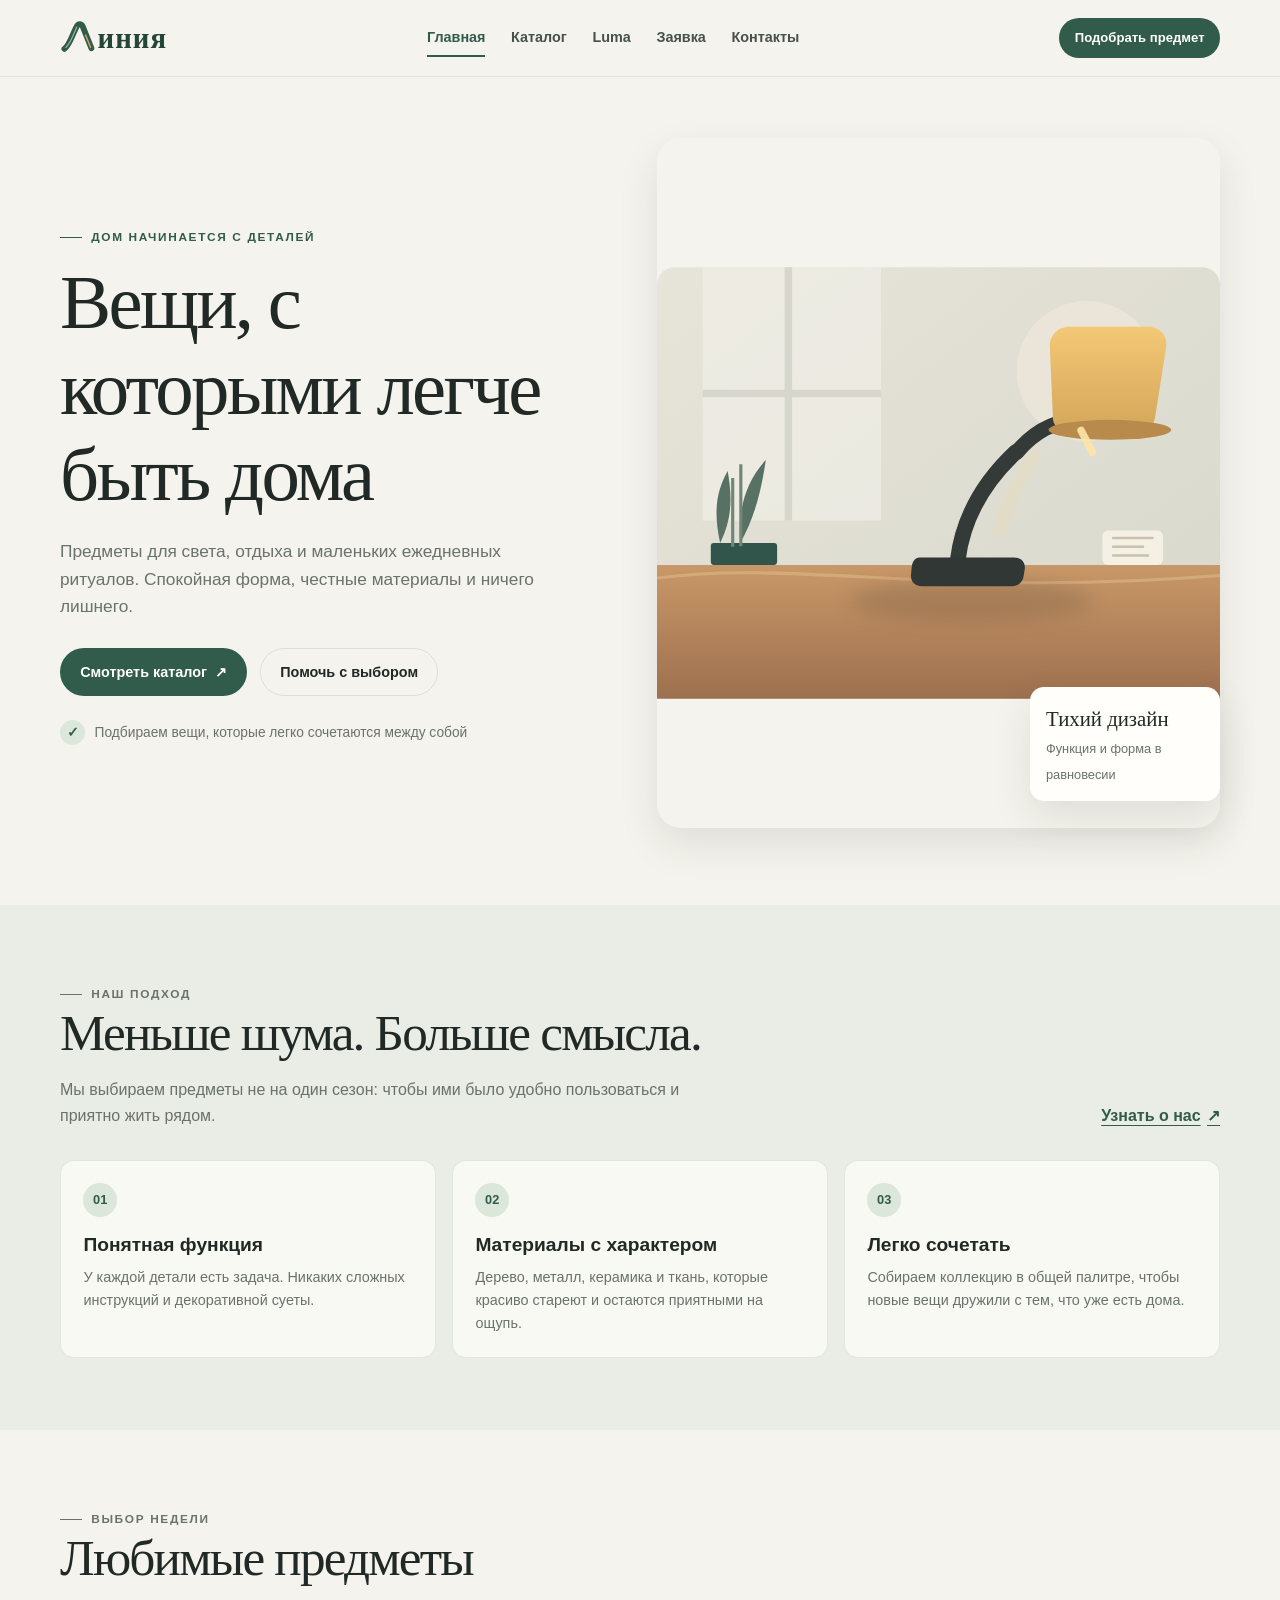
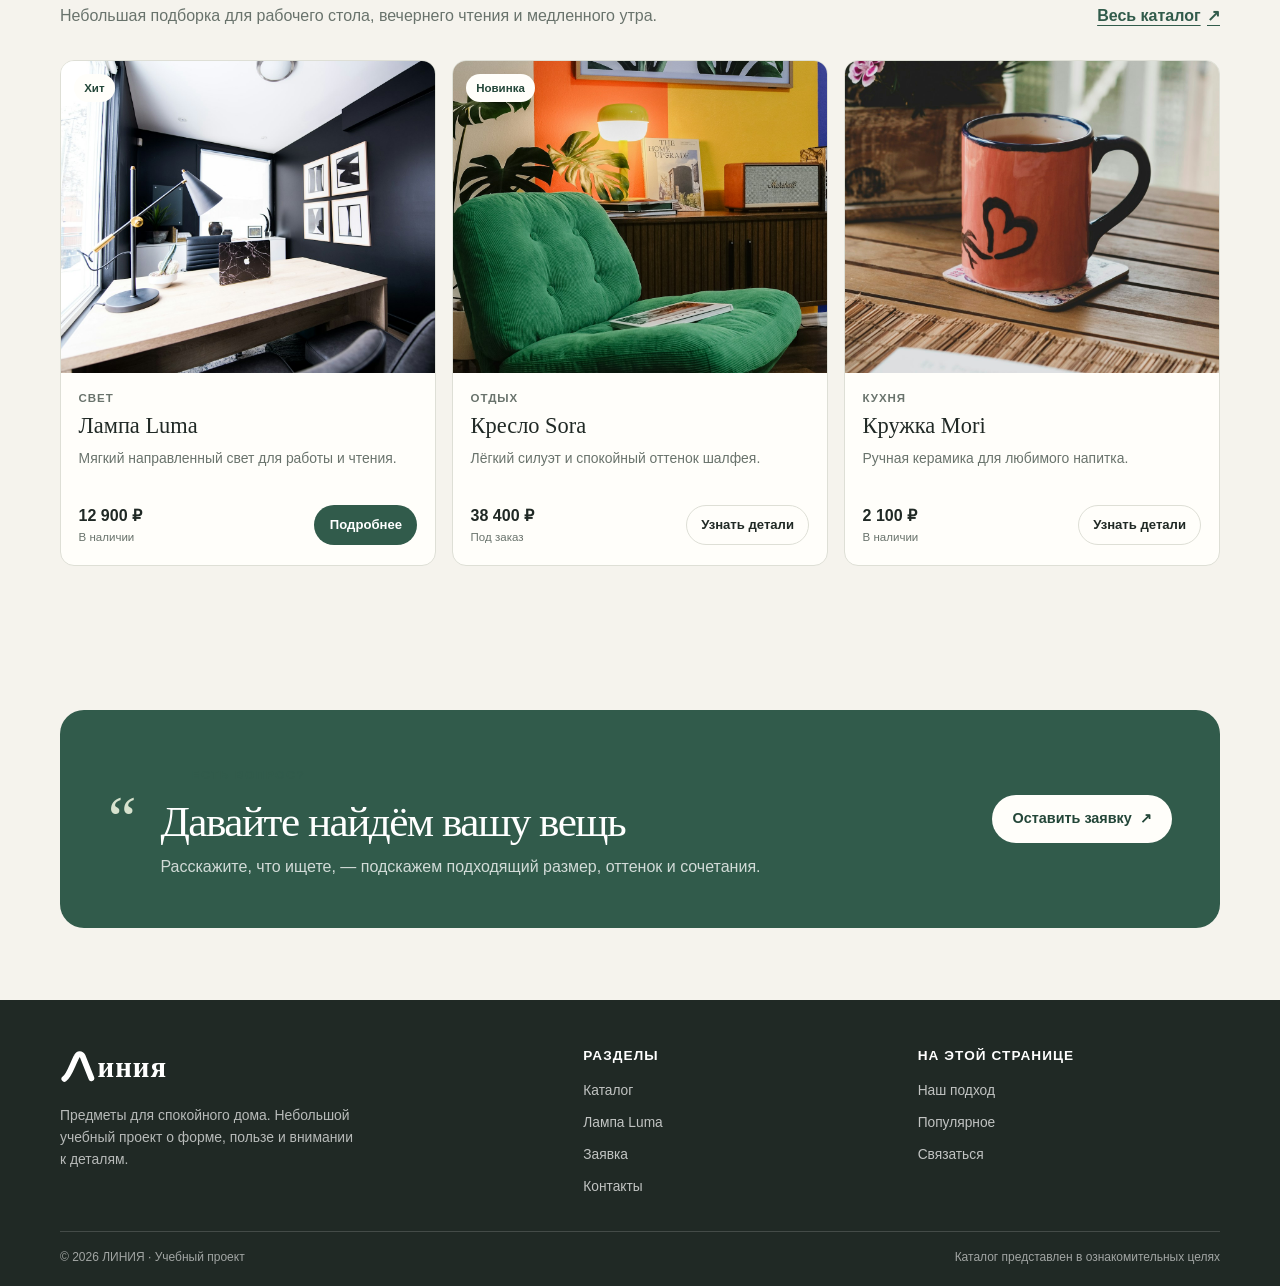
<file: index.html>
<!DOCTYPE html>
<html lang="ru">
  <head>
    <meta charset="utf-8">
    <meta name="viewport" content="width=device-width, initial-scale=1">
    <meta
      name="description"
      content="ЛИНИЯ — предметы для спокойного и удобного дома. Свет, мебель и детали с продуманным дизайном.">
    <title>ЛИНИЯ — предметы для дома</title>
    <link rel="stylesheet" href="css/style.css">
    <script src="js/main.js" defer></script>
  </head>
  <body>
    <a class="skip-link" href="#main-content">Перейти к содержимому</a>

    <header class="site-header">
      <div class="container site-header__inner">
        <a class="site-header__brand" href="index.html" aria-label="ЛИНИЯ — на главную">
          <img
            class="site-header__ribbon"
            src="images/logo-ribbon.svg"
            alt=""
            width="36"
            height="40"
            aria-hidden="true">
          <span class="site-header__wordmark">иния</span>
        </a>
        <nav class="site-nav" aria-label="Основная навигация">
          <ul class="site-nav__list">
            <li><a class="site-nav__link" href="index.html" aria-current="page">Главная</a></li>
            <li><a class="site-nav__link" href="catalog.html">Каталог</a></li>
            <li><a class="site-nav__link" href="product.html">Luma</a></li>
            <li><a class="site-nav__link" href="order.html">Заявка</a></li>
            <li><a class="site-nav__link" href="contacts.html">Контакты</a></li>
          </ul>
        </nav>
        <a class="button button--small site-header__cta" href="order.html">Подобрать предмет</a>
      </div>
    </header>

    <main id="main-content">

      <section class="container hero" aria-labelledby="hero-title">
        <div class="hero__copy">
          <p class="eyebrow">Дом начинается с деталей</p>
          <h1 id="hero-title">Вещи, с которыми легче быть дома</h1>
          <p class="lead">
            Предметы для света, отдыха и маленьких ежедневных ритуалов. Спокойная форма,
            честные материалы и ничего лишнего.
          </p>
          <div class="hero__actions">
            <a class="button" href="catalog.html">Смотреть каталог<span aria-hidden="true">↗</span></a>
            <button class="button button--quiet" type="button" data-open-dialog="consult-dialog">
              Помочь с выбором
            </button>
          </div>
          <p class="hero__note">
            <span class="hero__note-mark" aria-hidden="true">✓</span>
            Подбираем вещи, которые легко сочетаются между собой
          </p>
        </div>
        <div class="hero__visual">
          <img
            class="hero__image"
            src="images/hero-still-life.svg"
            alt="Лампа Luma на столе рядом с растением и блокнотом"
            width="900"
            height="690">
          <div class="hero__badge"><strong>Тихий дизайн</strong><span>Функция и форма в равновесии</span></div>
        </div>
      </section>

      <section class="section section--tint" id="advantages" aria-labelledby="advantages-title">
        <div class="container">
          <div class="section-heading">
            <div class="section-heading__copy">
              <p class="eyebrow">Наш подход</p>
              <h2 id="advantages-title">Меньше шума. Больше смысла.</h2>
              <p>Мы выбираем предметы не на один сезон: чтобы ими было удобно пользоваться и приятно жить рядом.</p>
            </div>
            <a class="text-link" href="contacts.html">Узнать о нас</a>
          </div>
          <div class="value-grid">
            <article class="value-card">
              <span class="value-card__number">01</span>
              <h3>Понятная функция</h3>
              <p>У каждой детали есть задача. Никаких сложных инструкций и декоративной суеты.</p>
            </article>
            <article class="value-card">
              <span class="value-card__number">02</span>
              <h3>Материалы с характером</h3>
              <p>Дерево, металл, керамика и ткань, которые красиво стареют и остаются приятными на ощупь.</p>
            </article>
            <article class="value-card">
              <span class="value-card__number">03</span>
              <h3>Легко сочетать</h3>
              <p>Собираем коллекцию в общей палитре, чтобы новые вещи дружили с тем, что уже есть дома.</p>
            </article>
          </div>
        </div>
      </section>

      <section class="section" id="popular" aria-labelledby="popular-title">
        <div class="container">
          <div class="section-heading">
            <div class="section-heading__copy">
              <p class="eyebrow">Выбор недели</p>
              <h2 id="popular-title">Любимые предметы</h2>
              <p>Небольшая подборка для рабочего стола, вечернего чтения и медленного утра.</p>
            </div>
            <a class="text-link" href="catalog.html">Весь каталог</a>
          </div>
          <div class="product-grid">
            <article class="product-card">
              <div class="product-card__media">
                <span class="product-card__badge">Хит</span>
                <img
                  class="product-card__image"
                  src="images/luma-lamp.jpg"
                  alt="Настольная лампа на рабочем столе рядом с ноутбуком"
                  width="1200"
                  height="1000"
                  loading="lazy">
              </div>
              <div class="product-card__body">
                <p class="product-card__category">Свет</p>
                <h3 class="product-card__title">Лампа Luma</h3>
                <p class="product-card__description">Мягкий направленный свет для работы и чтения.</p>
                <div class="product-card__footer">
                  <span class="product-card__price">12 900 ₽<small>В наличии</small></span>
                  <a class="button button--small product-card__button" href="product.html">Подробнее</a>
                </div>
              </div>
            </article>
            <article class="product-card">
              <div class="product-card__media">
                <span class="product-card__badge">Новинка</span>
                <img
                  class="product-card__image"
                  src="images/sora-chair.jpg"
                  alt="Зелёное кресло в комнате с яркими акцентами"
                  width="1200"
                  height="1000"
                  loading="lazy">
              </div>
              <div class="product-card__body">
                <p class="product-card__category">Отдых</p>
                <h3 class="product-card__title">Кресло Sora</h3>
                <p class="product-card__description">Лёгкий силуэт и спокойный оттенок шалфея.</p>
                <div class="product-card__footer">
                  <span class="product-card__price">38 400 ₽<small>Под заказ</small></span>
                  <a class="button button--quiet button--small product-card__button" href="order.html">
                    Узнать детали
                  </a>
                </div>
              </div>
            </article>
            <article class="product-card">
              <div class="product-card__media">
                <img
                  class="product-card__image"
                  src="images/mori-mug.jpg"
                  alt="Терракотовая керамическая кружка на деревянном столе"
                  width="1200"
                  height="1000"
                  loading="lazy">
              </div>
              <div class="product-card__body">
                <p class="product-card__category">Кухня</p>
                <h3 class="product-card__title">Кружка Mori</h3>
                <p class="product-card__description">Ручная керамика для любимого напитка.</p>
                <div class="product-card__footer">
                  <span class="product-card__price">2 100 ₽<small>В наличии</small></span>
                  <a class="button button--quiet button--small product-card__button" href="order.html">
                    Узнать детали
                  </a>
                </div>
              </div>
            </article>
          </div>
        </div>
      </section>

      <section class="section" id="contacts" aria-labelledby="contact-cta-title">
        <div class="container quote-panel">
          <span class="quote-panel__mark" aria-hidden="true">“</span>
          <div>
            <p class="eyebrow">Есть вопрос?</p>
            <h2 id="contact-cta-title">Давайте найдём вашу вещь</h2>
            <p>Расскажите, что ищете, — подскажем подходящий размер, оттенок и сочетания.</p>
          </div>
          <a class="button button--light" href="order.html">Оставить заявку<span aria-hidden="true">↗</span></a>
        </div>
      </section>
    </main>

    <footer class="site-footer">
      <div class="container">
        <div class="site-footer__main">
          <div>
            <a class="site-footer__brand" href="index.html" aria-label="ЛИНИЯ — на главную">
              <img
                class="site-header__ribbon"
                src="images/logo-ribbon.svg"
                alt=""
                width="36"
                height="40"
                aria-hidden="true">
              <span class="site-header__wordmark">иния</span>
            </a>
            <p class="site-footer__description">
              Предметы для спокойного дома. Небольшой учебный проект о форме, пользе и
              внимании к деталям.
            </p>
          </div>
          <div>
            <h2>Разделы</h2>
            <ul class="site-footer__links">
              <li><a href="catalog.html">Каталог</a></li>
              <li><a href="product.html">Лампа Luma</a></li>
              <li><a href="order.html">Заявка</a></li>
              <li><a href="contacts.html">Контакты</a></li>
            </ul>
          </div>
          <div>
            <h2>На этой странице</h2>
            <ul class="site-footer__links">
              <li><a href="#advantages">Наш подход</a></li>
              <li><a href="#popular">Популярное</a></li>
              <li><a href="#contacts">Связаться</a></li>
            </ul>
          </div>
        </div>
        <div class="site-footer__bottom">
          <p>© 2026 ЛИНИЯ · Учебный проект</p>
          <p>Каталог представлен в ознакомительных целях</p>
        </div>
      </div>
    </footer>

    <dialog class="consult-dialog" id="consult-dialog" aria-labelledby="dialog-title">
      <div class="consult-dialog__body">
        <button class="consult-dialog__close" type="button" data-close-dialog="" aria-label="Закрыть окно">×</button>
        <p class="eyebrow">Помощь с выбором</p>
        <h2 id="dialog-title">Подберём предмет под ваш дом</h2>
        <p>Оставьте заявку: расскажите о комнате и задаче, а мы подготовим несколько подходящих вариантов.</p>
        <div class="consult-dialog__actions">
          <a class="button" href="order.html">Перейти к заявке</a>
          <button class="button button--quiet" type="button" data-close-dialog="">Пока смотрю</button>
        </div>
        <noscript>
          <p class="no-js-note">Для открытия окна требуется включённый JavaScript в браузере.</p>
        </noscript>
      </div>
    </dialog>
  </body>
</html>
</file>
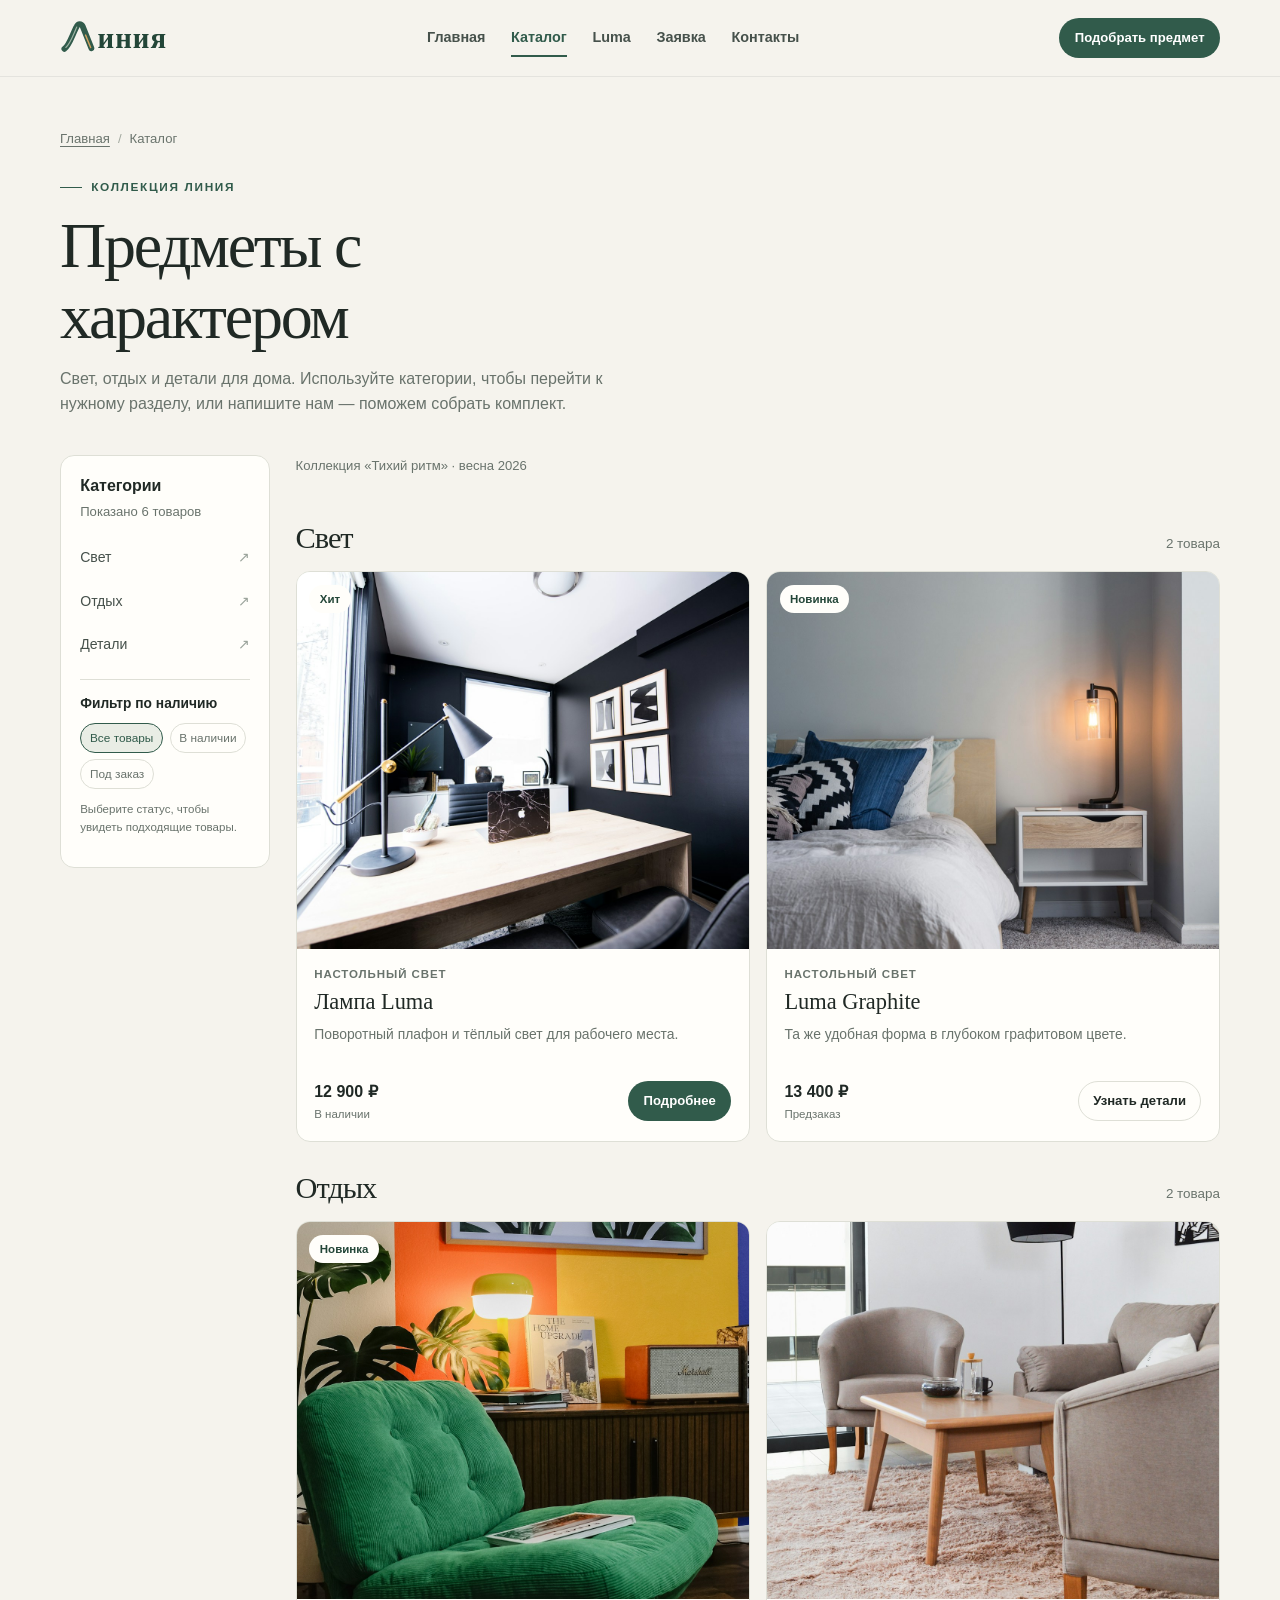
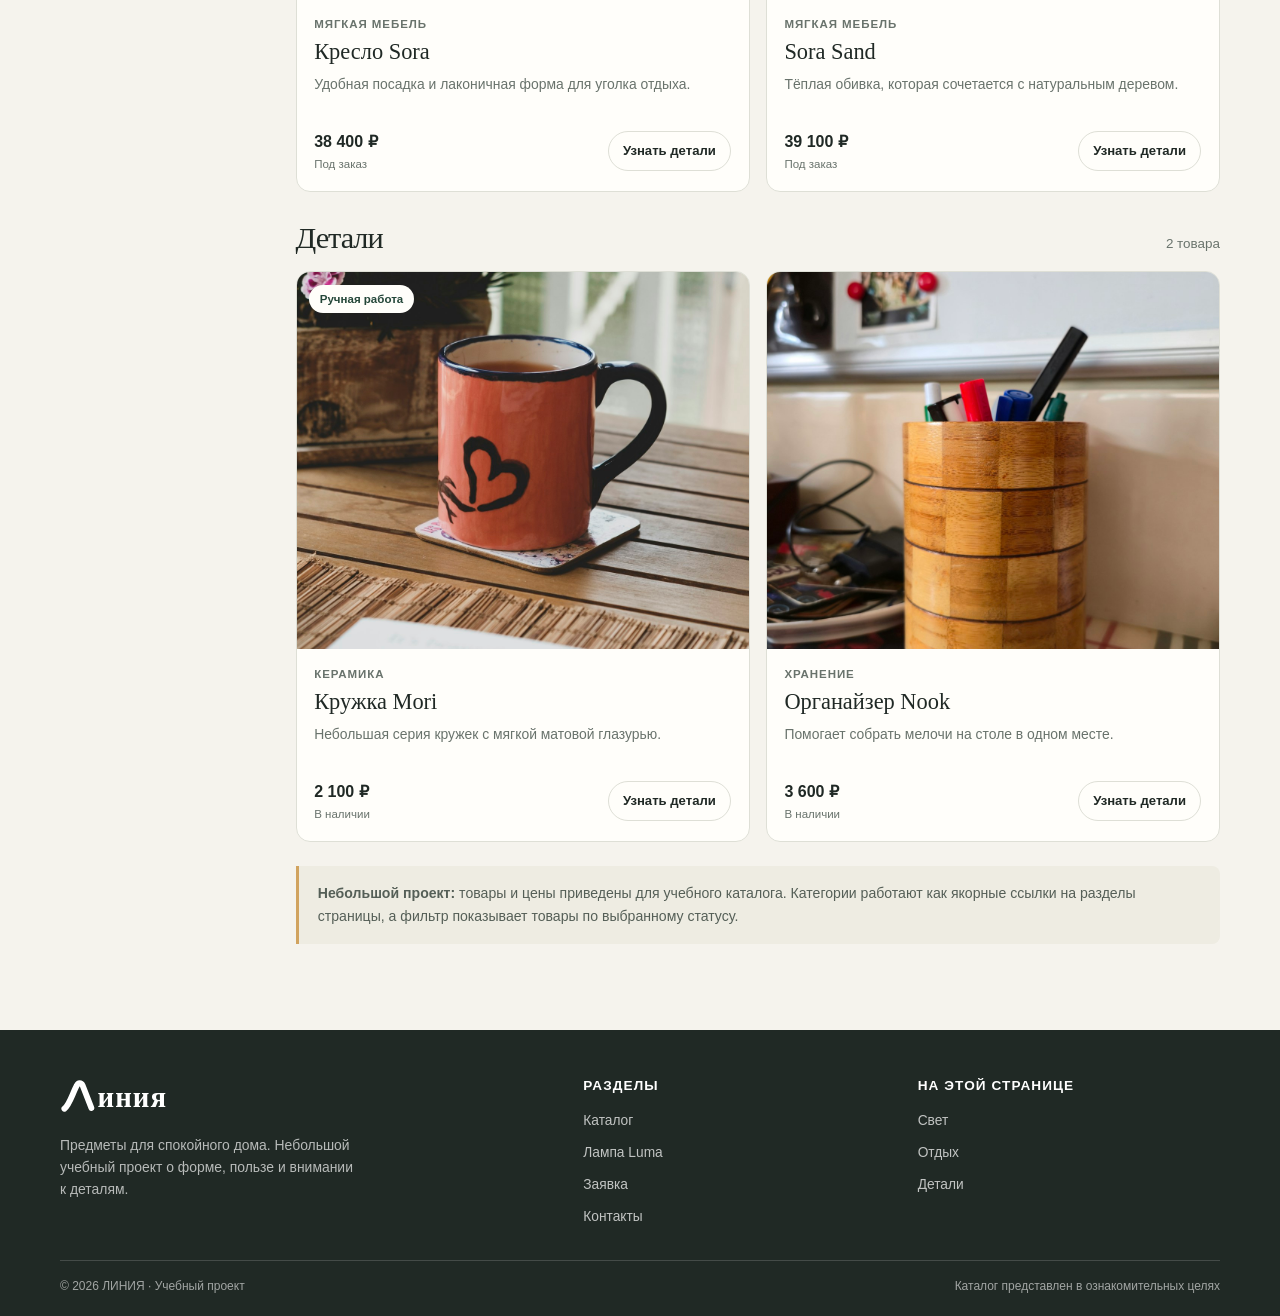
<file: catalog.html>
<!DOCTYPE html>
<html lang="ru">
  <head>
    <meta charset="utf-8">
    <meta name="viewport" content="width=device-width, initial-scale=1">
    <meta
      name="description"
      content="Каталог ЛИНИЯ: свет, предметы для отдыха и детали для дома с продуманным дизайном.">
    <title>Каталог предметов — ЛИНИЯ</title>
    <link rel="stylesheet" href="css/style.css">
    <script src="js/main.js" defer></script>
  </head>
  <body>
    <a class="skip-link" href="#main-content">Перейти к содержимому</a>

    <header class="site-header">
      <div class="container site-header__inner">
        <a class="site-header__brand" href="index.html" aria-label="ЛИНИЯ — на главную">
          <img
            class="site-header__ribbon"
            src="images/logo-ribbon.svg"
            alt=""
            width="36"
            height="40"
            aria-hidden="true">
          <span class="site-header__wordmark">иния</span>
        </a>
        <nav class="site-nav" aria-label="Основная навигация">
          <ul class="site-nav__list">
            <li><a class="site-nav__link" href="index.html">Главная</a></li>
            <li><a class="site-nav__link" href="catalog.html" aria-current="page">Каталог</a></li>
            <li><a class="site-nav__link" href="product.html">Luma</a></li>
            <li><a class="site-nav__link" href="order.html">Заявка</a></li>
            <li><a class="site-nav__link" href="contacts.html">Контакты</a></li>
          </ul>
        </nav>
        <a class="button button--small site-header__cta" href="order.html">Подобрать предмет</a>
      </div>
    </header>

    <main id="main-content">

      <section class="container page-intro" aria-labelledby="page-title">
        <nav class="breadcrumbs" aria-label="Хлебные крошки">
          <a href="index.html">Главная</a>
          <span class="breadcrumbs__separator" aria-hidden="true">/</span>
          <span aria-current="page">Каталог</span>
        </nav>
        <p class="eyebrow">Коллекция ЛИНИЯ</p>
        <h1 id="page-title">Предметы с характером</h1>
        <p>
          Свет, отдых и детали для дома. Используйте категории, чтобы перейти к нужному
          разделу, или напишите нам — поможем собрать комплект.
        </p>
      </section>
      <div class="container catalog-layout">
        <aside class="catalog-aside" aria-labelledby="category-title">
          <h2 id="category-title">Категории</h2>
          <p data-result-count aria-live="polite">Показано 6 товаров</p>
          <ul class="catalog-aside__links">
            <li><a href="#light">Свет</a></li>
            <li><a href="#rest">Отдых</a></li>
            <li><a href="#details">Детали</a></li>
          </ul>
          <div class="catalog-aside__filters" aria-labelledby="filter-title">
            <h3 id="filter-title">Фильтр по наличию</h3>
            <ul class="catalog-aside__filter-list">
              <li>
                <button
                  class="catalog-filter catalog-filter--active"
                  type="button"
                  data-catalog-filter="all"
                  aria-pressed="true">
                  Все товары
                </button>
              </li>
              <li>
                <button
                  class="catalog-filter"
                  type="button"
                  data-catalog-filter="in-stock"
                  aria-pressed="false">
                  В наличии
                </button>
              </li>
              <li>
                <button
                  class="catalog-filter"
                  type="button"
                  data-catalog-filter="made-to-order"
                  aria-pressed="false">
                  Под заказ
                </button>
              </li>
            </ul>
            <p class="catalog-aside__note">Выберите статус, чтобы увидеть подходящие товары.</p>
          </div>
        </aside>
        <div class="catalog-main">
          <p class="catalog-toolbar__count">Коллекция «Тихий ритм» · весна 2026</p>
          <section class="catalog-category" id="light" aria-labelledby="light-title">
            <div class="catalog-category__heading">
              <h2 id="light-title">Свет</h2>
              <span data-category-count>2 товара</span>
            </div>
            <div class="catalog-grid">
              <article class="product-card" data-product-availability="in-stock">
                <div class="product-card__media">
                  <span class="product-card__badge">Хит</span>
                  <img
                    class="product-card__image"
                    src="images/luma-lamp.jpg"
                    alt="Настольная лампа на рабочем столе рядом с ноутбуком"
                    width="1200"
                    height="1000"
                    loading="lazy">
                </div>
                <div class="product-card__body">
                  <p class="product-card__category">Настольный свет</p>
                  <h3 class="product-card__title">Лампа Luma</h3>
                  <p class="product-card__description">Поворотный плафон и тёплый свет для рабочего места.</p>
                  <div class="product-card__footer">
                    <span class="product-card__price">12 900 ₽<small>В наличии</small></span>
                    <a class="button button--small product-card__button" href="product.html">Подробнее</a>
                  </div>
                </div>
              </article>
              <article class="product-card" data-product-availability="made-to-order">
                <div class="product-card__media">
                  <span class="product-card__badge">Новинка</span>
                  <img
                    class="product-card__image"
                    src="images/luma-graphite.jpg"
                    alt="Чёрная настольная лампа на прикроватной тумбе"
                    width="1200"
                    height="1000"
                    loading="lazy">
                </div>
                <div class="product-card__body">
                  <p class="product-card__category">Настольный свет</p>
                  <h3 class="product-card__title">Luma Graphite</h3>
                  <p class="product-card__description">Та же удобная форма в глубоком графитовом цвете.</p>
                  <div class="product-card__footer">
                    <span class="product-card__price">13 400 ₽<small>Предзаказ</small></span>
                    <a class="button button--quiet button--small product-card__button" href="order.html">
                      Узнать детали
                    </a>
                  </div>
                </div>
              </article>
            </div>
          </section>
          <section class="catalog-category" id="rest" aria-labelledby="rest-title">
            <div class="catalog-category__heading">
              <h2 id="rest-title">Отдых</h2>
              <span data-category-count>2 товара</span>
            </div>
            <div class="catalog-grid">
              <article class="product-card" data-product-availability="made-to-order">
                <div class="product-card__media">
                  <span class="product-card__badge">Новинка</span>
                  <img
                    class="product-card__image"
                    src="images/sora-chair.jpg"
                    alt="Зелёное кресло в комнате с яркими акцентами"
                    width="1200"
                    height="1000"
                    loading="lazy">
                </div>
                <div class="product-card__body">
                  <p class="product-card__category">Мягкая мебель</p>
                  <h3 class="product-card__title">Кресло Sora</h3>
                  <p class="product-card__description">Удобная посадка и лаконичная форма для уголка отдыха.</p>
                  <div class="product-card__footer">
                    <span class="product-card__price">38 400 ₽<small>Под заказ</small></span>
                    <a class="button button--quiet button--small product-card__button" href="order.html">
                      Узнать детали
                    </a>
                  </div>
                </div>
              </article>
              <article class="product-card" data-product-availability="made-to-order">
                <div class="product-card__media">
                  <img
                    class="product-card__image"
                    src="images/sora-sand.jpg"
                    alt="Светлое кресло и диван в современной гостиной"
                    width="1200"
                    height="1000"
                    loading="lazy">
                </div>
                <div class="product-card__body">
                  <p class="product-card__category">Мягкая мебель</p>
                  <h3 class="product-card__title">Sora Sand</h3>
                  <p class="product-card__description">Тёплая обивка, которая сочетается с натуральным деревом.</p>
                  <div class="product-card__footer">
                    <span class="product-card__price">39 100 ₽<small>Под заказ</small></span>
                    <a class="button button--quiet button--small product-card__button" href="order.html">
                      Узнать детали
                    </a>
                  </div>
                </div>
              </article>
            </div>
          </section>
          <section class="catalog-category" id="details" aria-labelledby="details-title">
            <div class="catalog-category__heading">
              <h2 id="details-title">Детали</h2>
              <span data-category-count>2 товара</span>
            </div>
            <div class="catalog-grid">
              <article class="product-card" data-product-availability="in-stock">
                <div class="product-card__media">
                  <span class="product-card__badge">Ручная работа</span>
                  <img
                    class="product-card__image"
                    src="images/mori-mug.jpg"
                    alt="Терракотовая керамическая кружка на деревянном столе"
                    width="1200"
                    height="1000"
                    loading="lazy">
                </div>
                <div class="product-card__body">
                  <p class="product-card__category">Керамика</p>
                  <h3 class="product-card__title">Кружка Mori</h3>
                  <p class="product-card__description">Небольшая серия кружек с мягкой матовой глазурью.</p>
                  <div class="product-card__footer">
                    <span class="product-card__price">2 100 ₽<small>В наличии</small></span>
                    <a class="button button--quiet button--small product-card__button" href="order.html">
                      Узнать детали
                    </a>
                  </div>
                </div>
              </article>
              <article class="product-card" data-product-availability="in-stock">
                <div class="product-card__media">
                  <img
                    class="product-card__image"
                    src="images/nook-organizer.jpg"
                    alt="Бамбуковая подставка для ручек и маркеров на столе"
                    width="1200"
                    height="1000"
                    loading="lazy">
                </div>
                <div class="product-card__body">
                  <p class="product-card__category">Хранение</p>
                  <h3 class="product-card__title">Органайзер Nook</h3>
                  <p class="product-card__description">Помогает собрать мелочи на столе в одном месте.</p>
                  <div class="product-card__footer">
                    <span class="product-card__price">3 600 ₽<small>В наличии</small></span>
                    <a class="button button--quiet button--small product-card__button" href="order.html">
                      Узнать детали
                    </a>
                  </div>
                </div>
              </article>
            </div>
          </section>
          <p class="catalog-note">
            <strong>Небольшой проект:</strong>
            товары и цены приведены для учебного каталога. Категории работают как якорные
            ссылки на разделы страницы, а фильтр показывает товары по выбранному статусу.
          </p>
        </div>
      </div>
    </main>

    <footer class="site-footer">
      <div class="container">
        <div class="site-footer__main">
          <div>
            <a class="site-footer__brand" href="index.html" aria-label="ЛИНИЯ — на главную">
              <img
                class="site-header__ribbon"
                src="images/logo-ribbon.svg"
                alt=""
                width="36"
                height="40"
                aria-hidden="true">
              <span class="site-header__wordmark">иния</span>
            </a>
            <p class="site-footer__description">
              Предметы для спокойного дома. Небольшой учебный проект о форме, пользе и
              внимании к деталям.
            </p>
          </div>
          <div>
            <h2>Разделы</h2>
            <ul class="site-footer__links">
              <li><a href="catalog.html">Каталог</a></li>
              <li><a href="product.html">Лампа Luma</a></li>
              <li><a href="order.html">Заявка</a></li>
              <li><a href="contacts.html">Контакты</a></li>
            </ul>
          </div>
          <div>
            <h2>На этой странице</h2>
            <ul class="site-footer__links">
              <li><a href="#light">Свет</a></li>
              <li><a href="#rest">Отдых</a></li>
              <li><a href="#details">Детали</a></li>
            </ul>
          </div>
        </div>
        <div class="site-footer__bottom">
          <p>© 2026 ЛИНИЯ · Учебный проект</p>
          <p>Каталог представлен в ознакомительных целях</p>
        </div>
      </div>
    </footer>
  </body>
</html>
</file>
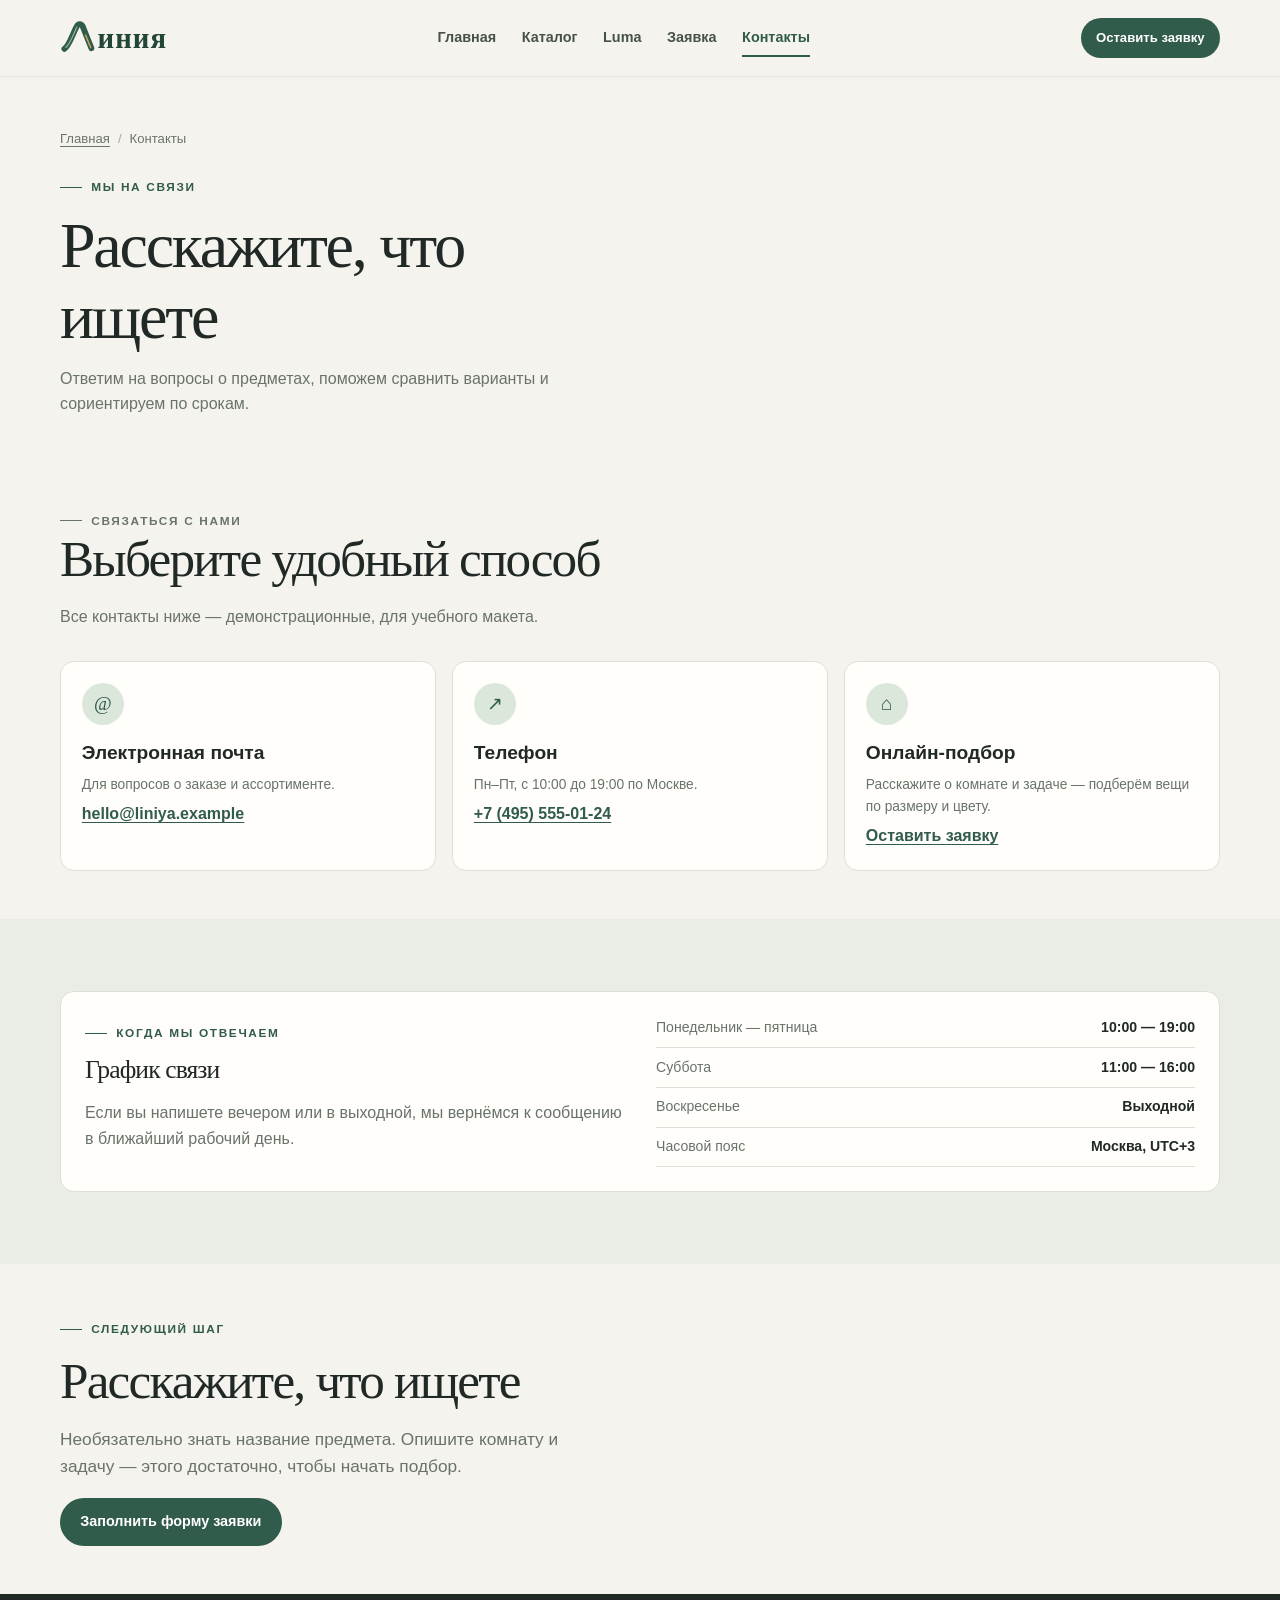
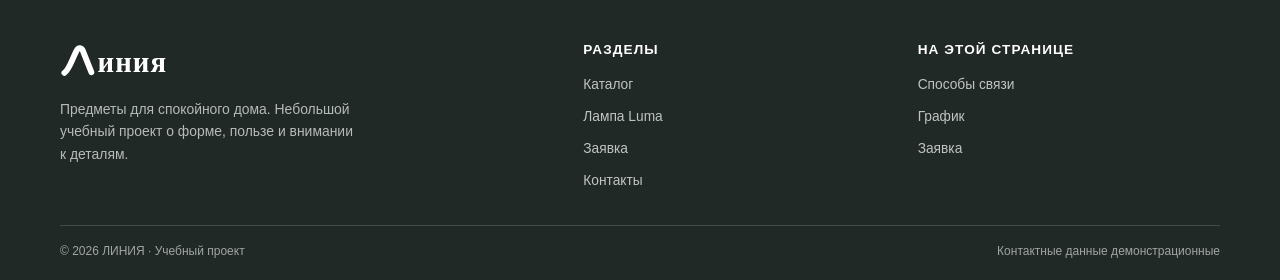
<file: contacts.html>
<!DOCTYPE html>
<html lang="ru">
  <head>
    <meta charset="utf-8">
    <meta name="viewport" content="width=device-width, initial-scale=1">
    <meta
      name="description"
      content="Свяжитесь с командой ЛИНИЯ: напишите, позвоните или оставьте заявку на подбор предмета для дома.">
    <title>Контакты — ЛИНИЯ</title>
    <link rel="stylesheet" href="css/style.css">
    <script src="js/main.js" defer></script>
  </head>
  <body>
    <a class="skip-link" href="#main-content">Перейти к содержимому</a>

    <header class="site-header">
      <div class="container site-header__inner">
        <a class="site-header__brand" href="index.html" aria-label="ЛИНИЯ — на главную">
          <img
            class="site-header__ribbon"
            src="images/logo-ribbon.svg"
            alt=""
            width="36"
            height="40"
            aria-hidden="true">
          <span class="site-header__wordmark">иния</span>
        </a>
        <nav class="site-nav" aria-label="Основная навигация">
          <ul class="site-nav__list">
            <li><a class="site-nav__link" href="index.html">Главная</a></li>
            <li><a class="site-nav__link" href="catalog.html">Каталог</a></li>
            <li><a class="site-nav__link" href="product.html">Luma</a></li>
            <li><a class="site-nav__link" href="order.html">Заявка</a></li>
            <li><a class="site-nav__link" href="contacts.html" aria-current="page">Контакты</a></li>
          </ul>
        </nav>
        <a class="button button--small site-header__cta" href="order.html">Оставить заявку</a>
      </div>
    </header>

    <main id="main-content">

      <section class="container page-intro" aria-labelledby="page-title">
        <nav class="breadcrumbs" aria-label="Хлебные крошки">
          <a href="index.html">Главная</a>
          <span class="breadcrumbs__separator" aria-hidden="true">/</span>
          <span aria-current="page">Контакты</span>
        </nav>
        <p class="eyebrow">Мы на связи</p>
        <h1 id="page-title">Расскажите, что ищете</h1>
        <p>Ответим на вопросы о предметах, поможем сравнить варианты и сориентируем по срокам.</p>
      </section>

      <section class="section section--compact" id="ways" aria-labelledby="ways-title">
        <div class="container">
          <div class="section-heading">
            <div class="section-heading__copy">
              <p class="eyebrow">Связаться с нами</p>
              <h2 id="ways-title">Выберите удобный способ</h2>
              <p>Все контакты ниже — демонстрационные, для учебного макета.</p>
            </div>
          </div>
          <div class="contact-grid">
            <article class="contact-card">
              <span class="contact-card__icon" aria-hidden="true">@</span>
              <h3>Электронная почта</h3>
              <p>Для вопросов о заказе и ассортименте.</p>
              <a href="mailto:hello@liniya.example">hello@liniya.example</a>
            </article>
            <article class="contact-card">
              <span class="contact-card__icon" aria-hidden="true">↗</span>
              <h3>Телефон</h3>
              <p>Пн–Пт, с 10:00 до 19:00 по Москве.</p>
              <a href="tel:+74955550124">+7 (495) 555-01-24</a>
            </article>
            <article class="contact-card">
              <span class="contact-card__icon" aria-hidden="true">⌂</span>
              <h3>Онлайн-подбор</h3>
              <p>Расскажите о комнате и задаче — подберём вещи по размеру и цвету.</p>
              <a href="order.html">Оставить заявку</a>
            </article>
          </div>
        </div>
      </section>

      <section class="section section--tint" id="hours" aria-labelledby="hours-title">
        <div class="container hours-panel">
          <div>
            <p class="eyebrow">Когда мы отвечаем</p>
            <h2 id="hours-title">График связи</h2>
            <p class="muted">
              Если вы напишете вечером или в выходной, мы вернёмся к сообщению в ближайший
              рабочий день.
            </p>
          </div>
          <ul class="hours-panel__list">
            <li><span>Понедельник — пятница</span><strong>10:00 — 19:00</strong></li>
            <li><span>Суббота</span><strong>11:00 — 16:00</strong></li>
            <li><span>Воскресенье</span><strong>Выходной</strong></li>
            <li><span>Часовой пояс</span><strong>Москва, UTC+3</strong></li>
          </ul>
        </div>
      </section>

      <section class="section section--compact" aria-labelledby="contact-form-title">
        <div class="container">
          <p class="eyebrow">Следующий шаг</p>
          <h2 id="contact-form-title">Расскажите, что ищете</h2>
          <p class="lead">
            Необязательно знать название предмета. Опишите комнату и задачу — этого
            достаточно, чтобы начать подбор.
          </p>
          <a class="button" href="order.html">Заполнить форму заявки</a>
        </div>
      </section>
    </main>

    <footer class="site-footer">
      <div class="container">
        <div class="site-footer__main">
          <div>
            <a class="site-footer__brand" href="index.html" aria-label="ЛИНИЯ — на главную">
              <img
                class="site-header__ribbon"
                src="images/logo-ribbon.svg"
                alt=""
                width="36"
                height="40"
                aria-hidden="true">
              <span class="site-header__wordmark">иния</span>
            </a>
            <p class="site-footer__description">
              Предметы для спокойного дома. Небольшой учебный проект о форме, пользе и
              внимании к деталям.
            </p>
          </div>
          <div>
            <h2>Разделы</h2>
            <ul class="site-footer__links">
              <li><a href="catalog.html">Каталог</a></li>
              <li><a href="product.html">Лампа Luma</a></li>
              <li><a href="order.html">Заявка</a></li>
              <li><a href="contacts.html">Контакты</a></li>
            </ul>
          </div>
          <div>
            <h2>На этой странице</h2>
            <ul class="site-footer__links">
              <li><a href="#ways">Способы связи</a></li>
              <li><a href="#hours">График</a></li>
              <li><a href="#contact-form-title">Заявка</a></li>
            </ul>
          </div>
        </div>
        <div class="site-footer__bottom">
          <p>© 2026 ЛИНИЯ · Учебный проект</p>
          <p>Контактные данные демонстрационные</p>
        </div>
      </div>
    </footer>
  </body>
</html>
</file>
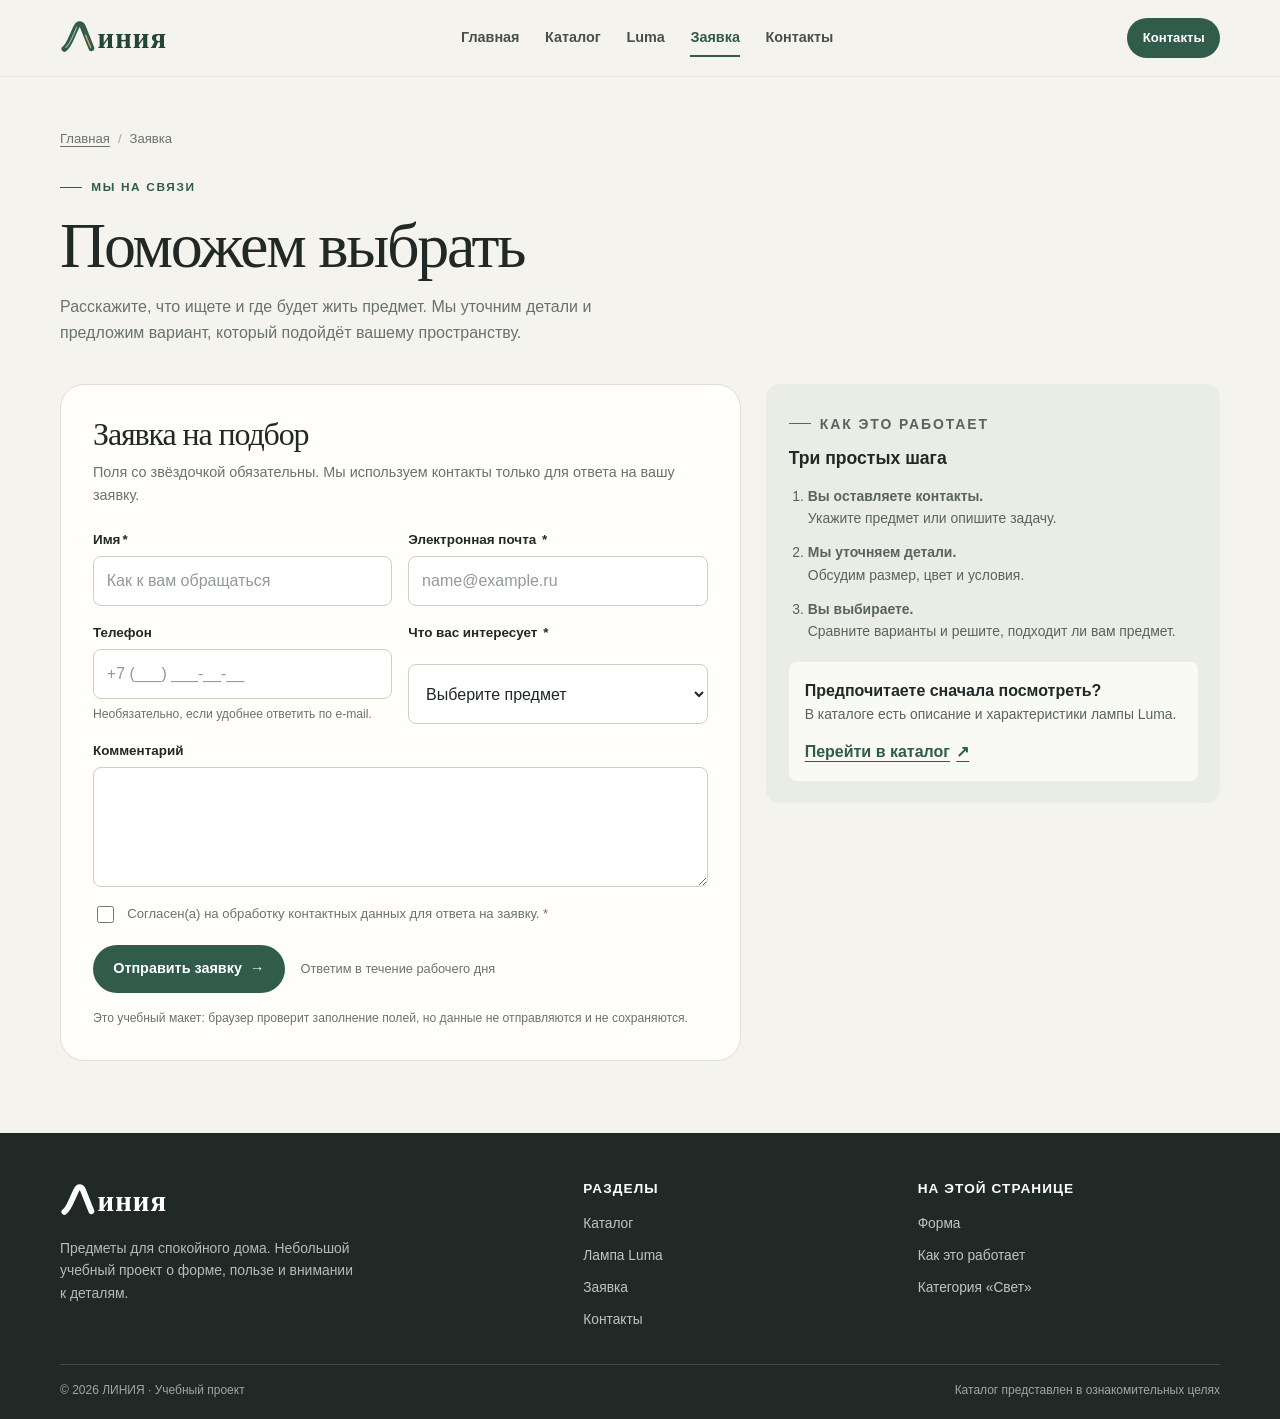
<file: order.html>
<!DOCTYPE html>
<html lang="ru">
  <head>
    <meta charset="utf-8">
    <meta name="viewport" content="width=device-width, initial-scale=1">
    <meta name="description" content="Оставьте заявку на подбор предмета для дома из каталога ЛИНИЯ.">
    <title>Заявка на подбор — ЛИНИЯ</title>
    <link rel="stylesheet" href="css/style.css">
    <script src="js/main.js" defer></script>
  </head>
  <body>
    <a class="skip-link" href="#main-content">Перейти к содержимому</a>

    <header class="site-header">
      <div class="container site-header__inner">
        <a class="site-header__brand" href="index.html" aria-label="ЛИНИЯ — на главную">
          <img
            class="site-header__ribbon"
            src="images/logo-ribbon.svg"
            alt=""
            width="36"
            height="40"
            aria-hidden="true">
          <span class="site-header__wordmark">иния</span>
        </a>
        <nav class="site-nav" aria-label="Основная навигация">
          <ul class="site-nav__list">
            <li><a class="site-nav__link" href="index.html">Главная</a></li>
            <li><a class="site-nav__link" href="catalog.html">Каталог</a></li>
            <li><a class="site-nav__link" href="product.html">Luma</a></li>
            <li><a class="site-nav__link" href="order.html" aria-current="page">Заявка</a></li>
            <li><a class="site-nav__link" href="contacts.html">Контакты</a></li>
          </ul>
        </nav>
        <a class="button button--small site-header__cta" href="contacts.html">Контакты</a>
      </div>
    </header>

    <main id="main-content">

      <section class="container page-intro" aria-labelledby="page-title">
        <nav class="breadcrumbs" aria-label="Хлебные крошки">
          <a href="index.html">Главная</a>
          <span class="breadcrumbs__separator" aria-hidden="true">/</span>
          <span aria-current="page">Заявка</span>
        </nav>
        <p class="eyebrow">Мы на связи</p>
        <h1 id="page-title">Поможем выбрать</h1>
        <p>
          Расскажите, что ищете и где будет жить предмет. Мы уточним детали и предложим
          вариант, который подойдёт вашему пространству.
        </p>
      </section>
      <div class="container form-layout">
        <section class="form-card" aria-labelledby="form-title">
          <h2 id="form-title">Заявка на подбор</h2>
          <p class="form-card__intro">
            Поля со звёздочкой обязательны. Мы используем контакты только для ответа на вашу
            заявку.
          </p>
          <form class="order-form" id="order-form" data-demo-form="">
            <div class="form-grid">
              <div class="form-field">
                <label class="form-field__label" for="customer-name">Имя<span aria-hidden="true">*</span></label>
                <input
                  class="form-field__control"
                  id="customer-name"
                  name="name"
                  type="text"
                  autocomplete="name"
                  placeholder="Как к вам обращаться"
                  required>
              </div>
              <div class="form-field">
                <label class="form-field__label" for="customer-email">
                  Электронная почта
                  <span aria-hidden="true">*</span>
                </label>
                <input
                  class="form-field__control"
                  id="customer-email"
                  name="email"
                  type="email"
                  autocomplete="email"
                  placeholder="name@example.ru"
                  required>
              </div>
              <div class="form-field">
                <label class="form-field__label" for="customer-phone">Телефон</label>
                <input
                  class="form-field__control"
                  id="customer-phone"
                  name="phone"
                  type="tel"
                  autocomplete="tel"
                  placeholder="+7 (___) ___-__-__">
                <span class="form-field__hint">Необязательно, если удобнее ответить по e-mail.</span>
              </div>
              <div class="form-field">
                <label class="form-field__label" for="customer-topic">
                  Что вас интересует
                  <span aria-hidden="true">*</span>
                </label>
                <select class="form-field__control" id="customer-topic" name="topic" required>
                  <option value="" selected disabled>Выберите предмет</option>
                  <option value="luma">Лампа Luma</option>
                  <option value="sora">Кресло Sora</option>
                  <option value="mori">Кружка Mori</option>
                  <option value="nook">Органайзер Nook</option>
                  <option value="other">Помогите подобрать</option>
                </select>
              </div>
              <div class="form-field form-field--full">
                <label class="form-field__label" for="customer-message">Комментарий</label>
                <textarea
                  class="form-field__control"
                  id="customer-message"
                  name="message"
                  placeholder="Например: ищу лампу для небольшого рабочего стола">
                </textarea>
              </div>
              <div class="form-field form-field--full">
                <label class="consent" for="personal-data">
                  <input id="personal-data" name="consent" type="checkbox" required>
                  <span>
                    Согласен(а) на обработку контактных данных для ответа на заявку.
                    <span aria-hidden="true">*</span>
                  </span>
                </label>
              </div>
            </div>
            <div class="form-card__actions">
              <button class="button" type="submit">Отправить заявку<span aria-hidden="true">→</span></button>
              <span class="form-card__reply">Ответим в течение рабочего дня</span>
            </div>
            <p class="form-card__fineprint">
              Это учебный макет: браузер проверит заполнение полей, но данные не
              отправляются и не сохраняются.
            </p>
            <p class="form-card__fineprint" id="form-status" role="status" aria-live="polite" hidden></p>
          </form>
        </section>
        <aside class="form-aside" aria-labelledby="steps-title">
          <p class="eyebrow">Как это работает</p>
          <h2 id="steps-title">Три простых шага</h2>
          <ol>
            <li><strong>Вы оставляете контакты.</strong><br>Укажите предмет или опишите задачу.</li>
            <li><strong>Мы уточняем детали.</strong><br>Обсудим размер, цвет и условия.</li>
            <li><strong>Вы выбираете.</strong><br>Сравните варианты и решите, подходит ли вам предмет.</li>
          </ol>
          <div class="form-aside__callout">
            <strong>Предпочитаете сначала посмотреть?</strong>
            <p>В каталоге есть описание и характеристики лампы Luma.</p>
            <a class="text-link" href="catalog.html">Перейти в каталог</a>
          </div>
        </aside>
      </div>
    </main>

    <footer class="site-footer">
      <div class="container">
        <div class="site-footer__main">
          <div>
            <a class="site-footer__brand" href="index.html" aria-label="ЛИНИЯ — на главную">
              <img
                class="site-header__ribbon"
                src="images/logo-ribbon.svg"
                alt=""
                width="36"
                height="40"
                aria-hidden="true">
              <span class="site-header__wordmark">иния</span>
            </a>
            <p class="site-footer__description">
              Предметы для спокойного дома. Небольшой учебный проект о форме, пользе и
              внимании к деталям.
            </p>
          </div>
          <div>
            <h2>Разделы</h2>
            <ul class="site-footer__links">
              <li><a href="catalog.html">Каталог</a></li>
              <li><a href="product.html">Лампа Luma</a></li>
              <li><a href="order.html">Заявка</a></li>
              <li><a href="contacts.html">Контакты</a></li>
            </ul>
          </div>
          <div>
            <h2>На этой странице</h2>
            <ul class="site-footer__links">
              <li><a href="#form-title">Форма</a></li>
              <li><a href="#steps-title">Как это работает</a></li>
              <li><a href="catalog.html#light">Категория «Свет»</a></li>
            </ul>
          </div>
        </div>
        <div class="site-footer__bottom">
          <p>© 2026 ЛИНИЯ · Учебный проект</p>
          <p>Каталог представлен в ознакомительных целях</p>
        </div>
      </div>
    </footer>
  </body>
</html>
</file>
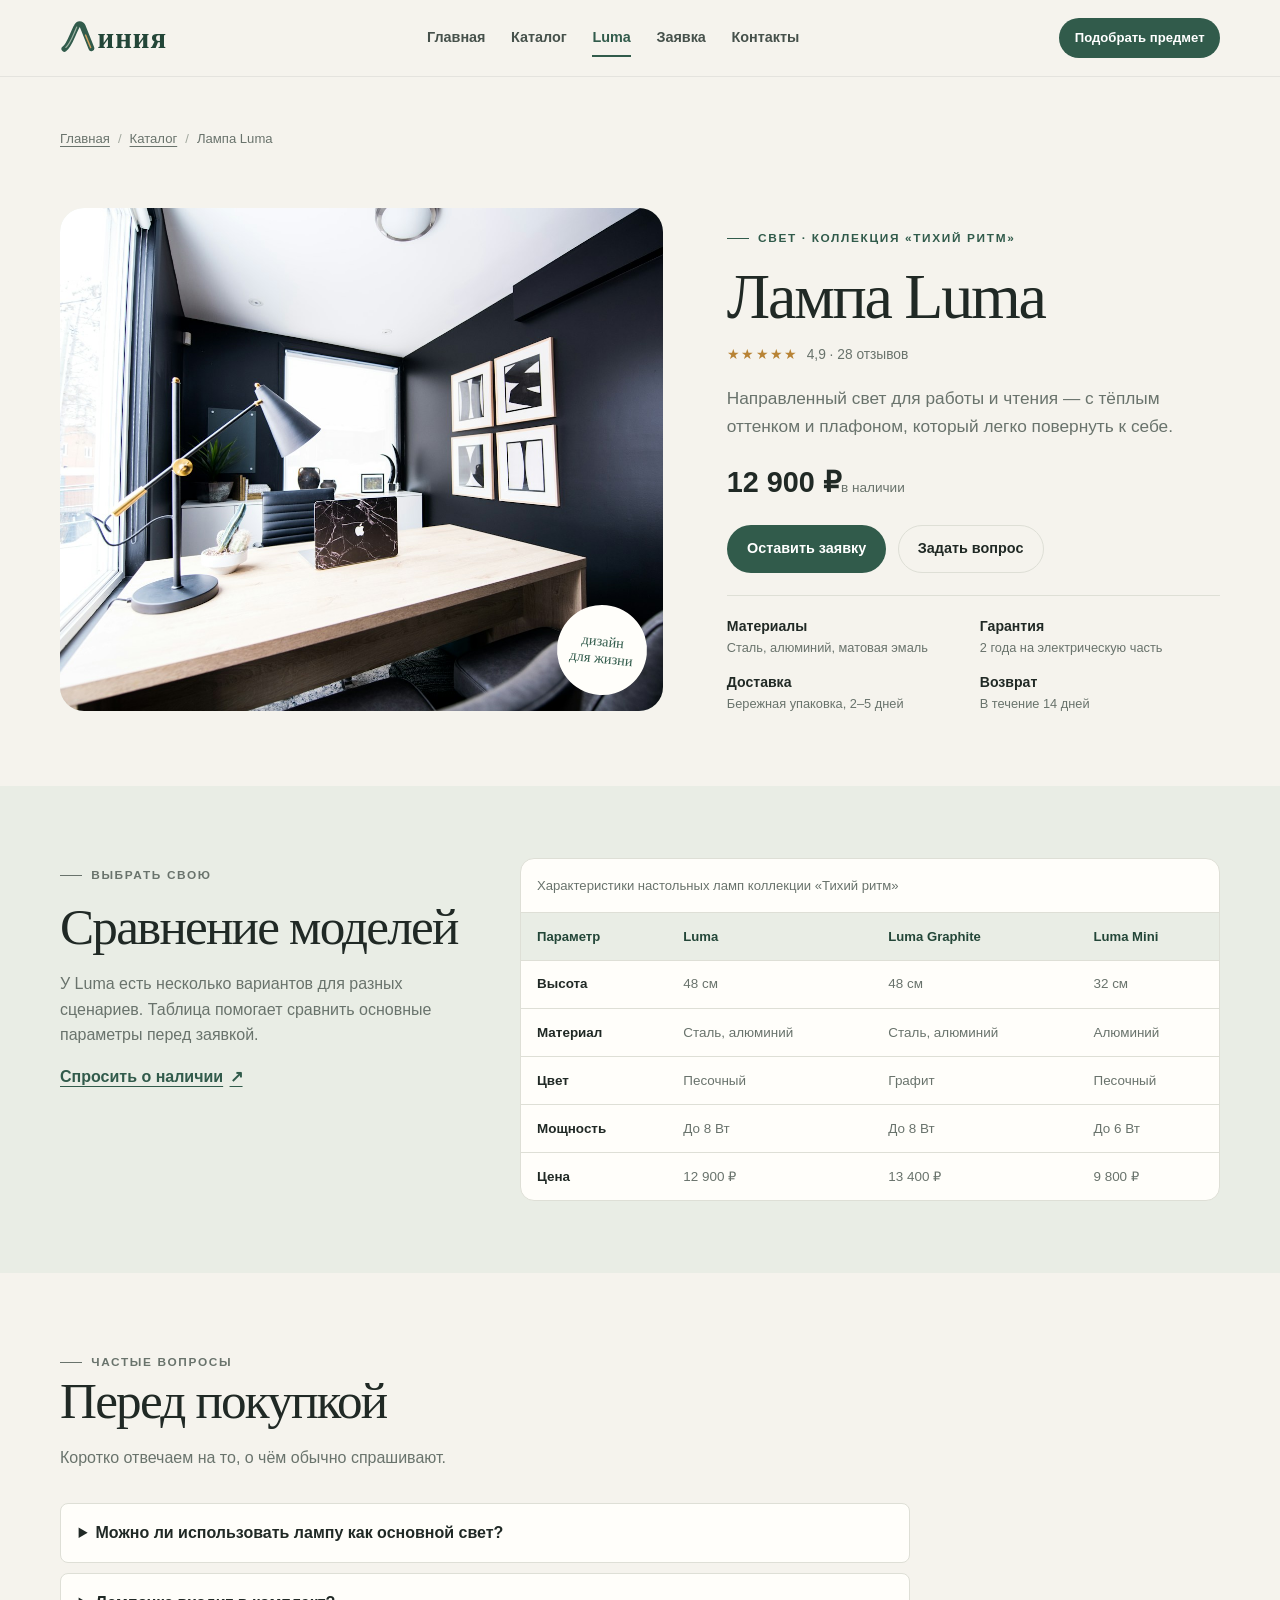
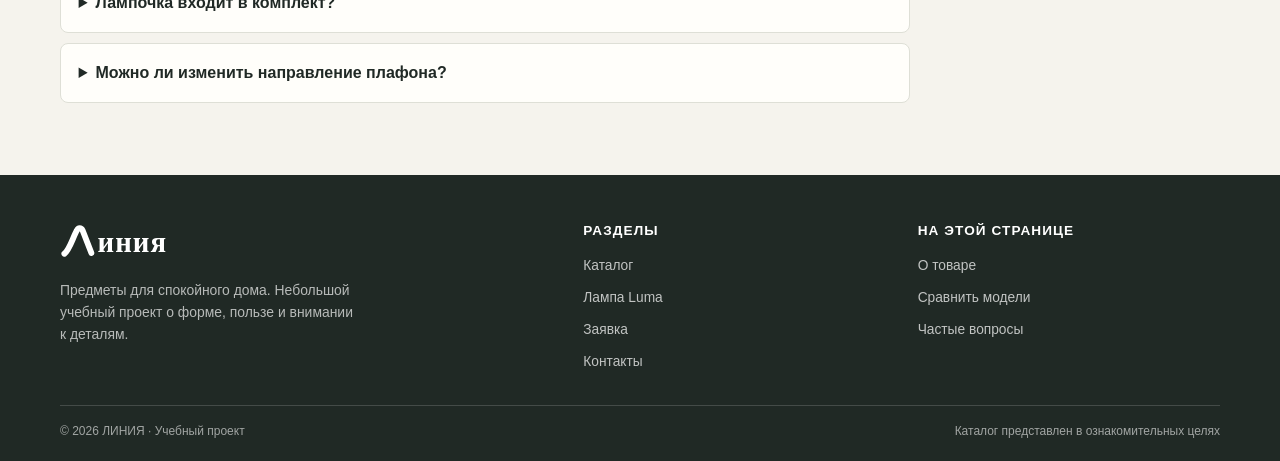
<file: product.html>
<!DOCTYPE html>
<html lang="ru">
  <head>
    <meta charset="utf-8">
    <meta name="viewport" content="width=device-width, initial-scale=1">
    <meta
      name="description"
      content="Лампа Luma — настольный свет с поворотным плафоном. Описание, материалы и сравнение моделей коллекции ЛИНИЯ.">
    <title>Лампа Luma — карточка товара | ЛИНИЯ</title>
    <link rel="stylesheet" href="css/style.css">
    <script src="js/main.js" defer></script>
  </head>
  <body>
    <a class="skip-link" href="#main-content">Перейти к содержимому</a>

    <header class="site-header">
      <div class="container site-header__inner">
        <a class="site-header__brand" href="index.html" aria-label="ЛИНИЯ — на главную">
          <img
            class="site-header__ribbon"
            src="images/logo-ribbon.svg"
            alt=""
            width="36"
            height="40"
            aria-hidden="true">
          <span class="site-header__wordmark">иния</span>
        </a>
        <nav class="site-nav" aria-label="Основная навигация">
          <ul class="site-nav__list">
            <li><a class="site-nav__link" href="index.html">Главная</a></li>
            <li><a class="site-nav__link" href="catalog.html">Каталог</a></li>
            <li><a class="site-nav__link" href="product.html" aria-current="page">Luma</a></li>
            <li><a class="site-nav__link" href="order.html">Заявка</a></li>
            <li><a class="site-nav__link" href="contacts.html">Контакты</a></li>
          </ul>
        </nav>
        <a class="button button--small site-header__cta" href="order.html">Подобрать предмет</a>
      </div>
    </header>

    <main id="main-content">

      <section class="container page-intro" aria-label="Путь по сайту">
        <nav class="breadcrumbs" aria-label="Хлебные крошки">
          <a href="index.html">Главная</a>
          <span class="breadcrumbs__separator" aria-hidden="true">/</span>
          <a href="catalog.html">Каталог</a>
          <span class="breadcrumbs__separator" aria-hidden="true">/</span>
          <span aria-current="page">Лампа Luma</span>
        </nav>
      </section>

      <section class="container product-detail" id="product-details" aria-labelledby="product-title">
        <div class="product-detail__visual">
          <img
            class="product-detail__image"
            src="images/luma-lamp.jpg"
            alt="Настольная лампа на рабочем столе рядом с ноутбуком"
            width="1200"
            height="1000">
          <span class="product-detail__stamp">дизайн<br>для жизни</span>
        </div>
        <div class="product-detail__copy">
          <p class="eyebrow">Свет · коллекция «Тихий ритм»</p>
          <h1 id="product-title">Лампа Luma</h1>
          <div class="product-detail__rating">
            <span class="product-detail__stars" aria-label="5 из 5 звёзд">★★★★★</span>
            <span>4,9 · 28 отзывов</span>
          </div>
          <p class="lead">
            Направленный свет для работы и чтения — с тёплым оттенком и плафоном, который
            легко повернуть к себе.
          </p>
          <p class="product-detail__price">12 900 ₽<small>в наличии</small></p>
          <div class="product-detail__actions">
            <a class="button" href="order.html">Оставить заявку</a>
            <a class="button button--quiet" href="order.html">Задать вопрос</a>
          </div>
          <div class="product-detail__meta">
            <div><strong>Материалы</strong>Сталь, алюминий, матовая эмаль</div>
            <div><strong>Гарантия</strong>2 года на электрическую часть</div>
            <div><strong>Доставка</strong>Бережная упаковка, 2–5 дней</div>
            <div><strong>Возврат</strong>В течение 14 дней</div>
          </div>
        </div>
      </section>

      <section class="section section--tint" aria-labelledby="spec-title">
        <div class="container spec-section">
          <div class="spec-section__copy">
            <p class="eyebrow">Выбрать свою</p>
            <h2 id="spec-title">Сравнение моделей</h2>
            <p>
              У Luma есть несколько вариантов для разных сценариев. Таблица помогает
              сравнить основные параметры перед заявкой.
            </p>
            <a class="text-link" href="order.html">Спросить о наличии</a>
          </div>
          <div class="spec-table-wrap">
            <table class="spec-table">
              <caption>Характеристики настольных ламп коллекции «Тихий ритм»</caption>
              <thead>
                <tr>
                  <th scope="col">Параметр</th>
                  <th scope="col">Luma</th>
                  <th scope="col">Luma Graphite</th>
                  <th scope="col">Luma Mini</th>
                </tr>
              </thead>
              <tbody>
                <tr>
                  <th scope="row">Высота</th>
                  <td>48 см</td>
                  <td>48 см</td>
                  <td>32 см</td>
                </tr>
                <tr>
                  <th scope="row">Материал</th>
                  <td>Сталь, алюминий</td>
                  <td>Сталь, алюминий</td>
                  <td>Алюминий</td>
                </tr>
                <tr>
                  <th scope="row">Цвет</th>
                  <td>Песочный</td>
                  <td>Графит</td>
                  <td>Песочный</td>
                </tr>
                <tr>
                  <th scope="row">Мощность</th>
                  <td>До 8 Вт</td>
                  <td>До 8 Вт</td>
                  <td>До 6 Вт</td>
                </tr>
                <tr>
                  <th scope="row">Цена</th>
                  <td>12 900 ₽</td>
                  <td>13 400 ₽</td>
                  <td>9 800 ₽</td>
                </tr>
              </tbody>
            </table>
          </div>
        </div>
      </section>

      <section class="section" aria-labelledby="faq-title">
        <div class="container">
          <div class="section-heading">
            <div class="section-heading__copy">
              <p class="eyebrow">Частые вопросы</p>
              <h2 id="faq-title">Перед покупкой</h2>
              <p>Коротко отвечаем на то, о чём обычно спрашивают.</p>
            </div>
          </div>
          <div class="faq-list">
            <details class="faq-item">
              <summary>Можно ли использовать лампу как основной свет?</summary>
              <p>
                Luma рассчитана на локальное освещение стола или кресла. Для общего
                освещения комнаты лучше добавить потолочный или настенный источник.
              </p>
            </details>
            <details class="faq-item">
              <summary>Лампочка входит в комплект?</summary>
              <p>
                В демонстрационном описании лампочка не включена. При оформлении заявки
                можно уточнить совместимый цоколь и подобрать её отдельно.
              </p>
            </details>
            <details class="faq-item">
              <summary>Можно ли изменить направление плафона?</summary>
              <p>Да. Поворотный плафон помогает направить свет на книгу, рабочую поверхность или стену.</p>
            </details>
          </div>
        </div>
      </section>
    </main>

    <footer class="site-footer">
      <div class="container">
        <div class="site-footer__main">
          <div>
            <a class="site-footer__brand" href="index.html" aria-label="ЛИНИЯ — на главную">
              <img
                class="site-header__ribbon"
                src="images/logo-ribbon.svg"
                alt=""
                width="36"
                height="40"
                aria-hidden="true">
              <span class="site-header__wordmark">иния</span>
            </a>
            <p class="site-footer__description">
              Предметы для спокойного дома. Небольшой учебный проект о форме, пользе и
              внимании к деталям.
            </p>
          </div>
          <div>
            <h2>Разделы</h2>
            <ul class="site-footer__links">
              <li><a href="catalog.html">Каталог</a></li>
              <li><a href="product.html">Лампа Luma</a></li>
              <li><a href="order.html">Заявка</a></li>
              <li><a href="contacts.html">Контакты</a></li>
            </ul>
          </div>
          <div>
            <h2>На этой странице</h2>
            <ul class="site-footer__links">
              <li><a href="#product-details">О товаре</a></li>
              <li><a href="#spec-title">Сравнить модели</a></li>
              <li><a href="#faq-title">Частые вопросы</a></li>
            </ul>
          </div>
        </div>
        <div class="site-footer__bottom">
          <p>© 2026 ЛИНИЯ · Учебный проект</p>
          <p>Каталог представлен в ознакомительных целях</p>
        </div>
      </div>
    </footer>
  </body>
</html>
</file>
<file: css/style.css>
:root {
  --paper: #f5f3ed;
  --surface: #fffefa;
  --ink: #202925;
  --muted: #69736c;
  --green: #315b4b;
  --green-dark: #234638;
  --accent: #d1a35f;
  --line: #dedfd6;
  --pale: #e9ede5;
  --radius: 14px;
  --radius-large: 24px;
  --shadow: 0 16px 40px rgb(28 39 32 / 10%);
  --page-width: 1160px;
}

* {
  box-sizing: border-box;
}

[hidden] {
  display: none !important;
}

html {
  scroll-behavior: smooth;
  scroll-padding-top: 6rem;
}

body {
  margin: 0;
  background: var(--paper);
  color: var(--ink);
  font: 16px/1.6 "Segoe UI", Arial, sans-serif;
}

img {
  display: block;
  max-width: 100%;
}

a {
  color: inherit;
}

button,
input,
select,
textarea {
  font: inherit;
}

.container {
  width: min(var(--page-width), calc(100% - 3rem));
  margin-inline: auto;
}

.section {
  padding-block: 4.5rem;
}

.section--compact {
  padding-block: 3rem;
}

.section--tint {
  background: var(--pale);
}

h1,
h2,
h3,
p {
  margin-top: 0;
}

h1,
h2 {
  font-family: Georgia, "Times New Roman", serif;
  font-weight: 500;
  letter-spacing: -0.035em;
  line-height: 1.12;
}

h1 {
  max-width: 13ch;
  margin-bottom: 1.25rem;
  font-size: clamp(2.8rem, 6vw, 5rem);
}

h2 {
  margin-bottom: 1rem;
  font-size: clamp(2rem, 4vw, 3.2rem);
}

h3 {
  margin-bottom: 0.6rem;
  font-size: 1.2rem;
  line-height: 1.2;
}

.lead {
  max-width: 55ch;
  color: var(--muted);
  font-size: 1.08rem;
}

.muted {
  color: var(--muted);
}

.eyebrow {
  display: inline-flex;
  align-items: center;
  gap: 0.55rem;
  margin-bottom: 0.8rem;
  color: var(--green);
  font-size: 0.74rem;
  font-weight: 800;
  letter-spacing: 0.14em;
  text-transform: uppercase;
}

.eyebrow::before {
  width: 1.4rem;
  height: 1px;
  background: currentColor;
  content: "";
}

.skip-link {
  position: absolute;
  z-index: 30;
  top: 0.5rem;
  left: 0.5rem;
  transform: translateY(-150%);
  padding: 0.65rem 1rem;
  border-radius: 8px;
  background: var(--ink);
  color: white;
}

.skip-link:focus {
  transform: translateY(0);
}

/* Header and navigation */
.site-header {
  position: sticky;
  z-index: 20;
  top: 0;
  border-bottom: 1px solid rgb(32 41 37 / 8%);
  background: rgb(245 243 237 / 94%);
  backdrop-filter: blur(12px);
}

.site-header__inner {
  display: flex;
  min-height: 76px;
  align-items: center;
  justify-content: space-between;
  gap: 1.5rem;
}

.site-header__brand,
.site-footer__brand {
  display: inline-flex;
  align-items: center;
  gap: 0.15rem;
  color: var(--green-dark);
  font-family: "Palatino Linotype", "Book Antiqua", Georgia, serif;
  font-size: 1.8rem;
  font-weight: 600;
  letter-spacing: 0.035em;
  text-decoration: none;
}

.site-header__ribbon {
  width: 2.2rem;
  height: 2.5rem;
  flex: 0 0 auto;
  object-fit: contain;
}

.site-header__wordmark {
  line-height: 1;
}

.site-nav__list {
  display: flex;
  align-items: center;
  gap: clamp(0.8rem, 2vw, 1.8rem);
  margin: 0;
  padding: 0;
  list-style: none;
}

.site-nav__link {
  position: relative;
  display: inline-flex;
  min-height: 44px;
  align-items: center;
  color: #46514b;
  font-size: 0.9rem;
  font-weight: 650;
  text-decoration: none;
}

.site-nav__link::after {
  position: absolute;
  right: 0;
  bottom: 0.2rem;
  left: 0;
  height: 2px;
  transform: scaleX(0);
  transform-origin: left;
  background: var(--green);
  content: "";
  transition: transform 150ms ease;
}

.site-nav__link:hover,
.site-nav__link[aria-current="page"] {
  color: var(--green);
}

.site-nav__link:hover::after,
.site-nav__link[aria-current="page"]::after {
  transform: scaleX(1);
}

.button {
  display: inline-flex;
  min-height: 48px;
  align-items: center;
  justify-content: center;
  gap: 0.5rem;
  padding: 0.7rem 1.2rem;
  border: 1px solid transparent;
  border-radius: 999px;
  background: var(--green);
  color: white;
  cursor: pointer;
  font-size: 0.9rem;
  font-weight: 750;
  line-height: 1.2;
  text-align: center;
  text-decoration: none;
  transition: background 150ms ease, transform 150ms ease;
}

.button:hover {
  transform: translateY(-2px);
  background: var(--green-dark);
}

.button:active {
  transform: translateY(0);
}

.button:focus-visible,
.site-nav__link:focus-visible,
.text-link:focus-visible,
.catalog-filter:focus-visible,
summary:focus-visible {
  outline: 3px solid var(--accent);
  outline-offset: 4px;
}

.button:disabled {
  opacity: 0.6;
  cursor: not-allowed;
}

.button--quiet {
  border-color: var(--line);
  background: transparent;
  color: var(--ink);
}

.button--quiet:hover {
  border-color: var(--green);
  background: var(--pale);
  color: var(--green-dark);
}

.button--light {
  background: var(--surface);
  color: var(--green-dark);
}

.button--light:hover {
  background: white;
}

.button--small {
  min-height: 40px;
  padding: 0.55rem 0.9rem;
  font-size: 0.82rem;
}

.section-heading {
  display: flex;
  align-items: end;
  justify-content: space-between;
  gap: 2rem;
  margin-bottom: 2rem;
}

.section-heading__copy {
  max-width: 42rem;
}

.section-heading__copy p {
  margin-bottom: 0;
  color: var(--muted);
}

.text-link {
  display: inline-flex;
  align-items: center;
  gap: 0.4rem;
  color: var(--green);
  font-weight: 750;
  text-underline-offset: 0.22em;
}

.text-link::after {
  content: "↗";
}

/* Home page */
.hero {
  display: grid;
  min-height: 590px;
  grid-template-columns: 0.95fr 1.05fr;
  align-items: center;
  gap: clamp(2rem, 5vw, 4.5rem);
  padding-block: 3rem 4rem;
}

.hero__copy .lead {
  margin-bottom: 1.7rem;
}

.hero__actions {
  display: flex;
  flex-wrap: wrap;
  gap: 0.8rem;
}

.hero__note {
  display: flex;
  align-items: center;
  gap: 0.6rem;
  margin: 1.5rem 0 0;
  color: var(--muted);
  font-size: 0.86rem;
}

.hero__note-mark {
  display: grid;
  width: 25px;
  aspect-ratio: 1;
  place-items: center;
  border-radius: 50%;
  background: #dce7dc;
  color: var(--green);
  font-weight: 800;
}

.hero__visual {
  position: relative;
  padding: 0.8rem 0 0.8rem 0.8rem;
}

.hero__image {
  width: 100%;
  border-radius: var(--radius-large);
  box-shadow: var(--shadow);
}

.hero__badge {
  position: absolute;
  right: 0;
  bottom: 2.5rem;
  max-width: 190px;
  padding: 0.9rem 1rem;
  border-radius: var(--radius);
  background: var(--surface);
  box-shadow: var(--shadow);
}

.hero__badge strong {
  display: block;
  font-family: Georgia, serif;
  font-size: 1.3rem;
  font-weight: 500;
}

.hero__badge span {
  color: var(--muted);
  font-size: 0.8rem;
}

.value-grid {
  display: grid;
  grid-template-columns: repeat(3, 1fr);
  gap: 1rem;
}

.value-card {
  padding: 1.4rem;
  border: 1px solid rgb(49 91 75 / 12%);
  border-radius: var(--radius);
  background: rgb(255 254 250 / 70%);
}

.value-card__number {
  display: grid;
  width: 2.1rem;
  aspect-ratio: 1;
  place-items: center;
  margin-bottom: 1rem;
  border-radius: 50%;
  background: #dce7dc;
  color: var(--green);
  font-size: 0.8rem;
  font-weight: 800;
}

.value-card p {
  margin-bottom: 0;
  color: var(--muted);
  font-size: 0.9rem;
}

.quote-panel {
  display: grid;
  grid-template-columns: auto 1fr auto;
  align-items: center;
  gap: 1.5rem;
  padding: clamp(1.5rem, 4vw, 3rem);
  border-radius: var(--radius-large);
  background: var(--green);
  color: white;
}

.quote-panel__mark {
  color: #d7e2ce;
  font: 4rem/0.8 Georgia, serif;
}

.quote-panel h2 {
  margin-bottom: 0.5rem;
  font-size: clamp(1.8rem, 3.5vw, 2.7rem);
}

.quote-panel p:last-child {
  margin-bottom: 0;
  color: rgb(255 255 255 / 78%);
}

/* Product cards */
.product-grid {
  display: grid;
  grid-template-columns: repeat(3, minmax(0, 1fr));
  gap: 1rem;
}

.product-card {
  position: relative;
  overflow: hidden;
  border: 1px solid var(--line);
  border-radius: var(--radius);
  background: var(--surface);
  transition: transform 160ms ease, box-shadow 160ms ease;
}

.product-card:hover {
  transform: translateY(-3px);
  box-shadow: var(--shadow);
}

.product-card__media {
  position: relative;
  overflow: hidden;
  aspect-ratio: 1.2 / 1;
  background: var(--pale);
}

.product-card__image {
  position: absolute;
  inset: 0;
  width: 100%;
  height: 100%;
  object-fit: contain;
  object-position: center;
}

.product-card__badge {
  position: absolute;
  z-index: 1;
  top: 0.8rem;
  left: 0.8rem;
  padding: 0.3rem 0.65rem;
  border-radius: 999px;
  background: var(--surface);
  color: var(--green-dark);
  font-size: 0.72rem;
  font-weight: 800;
}

.product-card__body {
  padding: 1rem 1.1rem 1.15rem;
}

.product-card__category {
  margin-bottom: 0.35rem;
  color: var(--muted);
  font-size: 0.72rem;
  font-weight: 750;
  letter-spacing: 0.08em;
  text-transform: uppercase;
}

.product-card__title {
  margin-bottom: 0.5rem;
  font: 500 1.4rem/1.15 Georgia, serif;
}

.product-card__description {
  min-height: 3em;
  margin-bottom: 0.9rem;
  color: var(--muted);
  font-size: 0.87rem;
}

.product-card__footer {
  display: flex;
  align-items: center;
  justify-content: space-between;
  gap: 0.7rem;
}

.product-card__price {
  font-weight: 850;
}

.product-card__price small {
  display: block;
  color: var(--muted);
  font-size: 0.72rem;
  font-weight: 500;
}

/* Page headings and catalog */
.page-intro {
  padding-block: 3.2rem 2.4rem;
}

.page-intro h1 {
  max-width: 17ch;
  margin-bottom: 0.8rem;
  font-size: clamp(2.7rem, 5vw, 4.3rem);
}

.page-intro > p:last-child {
  max-width: 62ch;
  margin-bottom: 0;
  color: var(--muted);
}

.breadcrumbs {
  display: flex;
  flex-wrap: wrap;
  gap: 0.5rem;
  margin-bottom: 1.3rem;
  color: var(--muted);
  font-size: 0.82rem;
}

.breadcrumbs a {
  text-underline-offset: 0.2em;
}

.breadcrumbs__separator {
  color: #a2a89f;
}

.catalog-layout {
  display: grid;
  grid-template-columns: 210px minmax(0, 1fr);
  align-items: start;
  gap: 1.6rem;
  padding-bottom: 4.5rem;
}

.catalog-aside {
  position: sticky;
  top: 96px;
  padding: 1.2rem;
  border: 1px solid var(--line);
  border-radius: var(--radius);
  background: var(--surface);
}

.catalog-aside h2 {
  margin-bottom: 0.4rem;
  font: 800 1rem/1.2 "Segoe UI", Arial, sans-serif;
  letter-spacing: 0;
}

.catalog-aside p {
  color: var(--muted);
  font-size: 0.82rem;
}

.catalog-aside__links {
  display: grid;
  gap: 0.3rem;
  margin: 1rem 0 0;
  padding: 0;
  list-style: none;
}

.catalog-aside__links a {
  display: flex;
  justify-content: space-between;
  padding: 0.5rem 0;
  color: #46514b;
  font-size: 0.88rem;
  text-decoration: none;
}

.catalog-aside__links a::after {
  color: #9aa39a;
  content: "↗";
}

.catalog-aside__links a:hover {
  color: var(--green);
}

.catalog-aside__filters {
  margin-top: 1rem;
  padding-top: 1rem;
  border-top: 1px solid var(--line);
}

.catalog-aside__filters h3 {
  margin-bottom: 0.65rem;
  font-size: 0.86rem;
}

.catalog-aside__filter-list {
  display: flex;
  flex-wrap: wrap;
  gap: 0.4rem;
  margin: 0;
  padding: 0;
  list-style: none;
}

.catalog-filter {
  display: inline-flex;
  align-items: center;
  padding: 0.35rem 0.55rem;
  border: 1px solid var(--line);
  border-radius: 999px;
  background: var(--surface);
  color: var(--muted);
  cursor: pointer;
  font-size: 0.74rem;
  line-height: 1.4;
  transition: border-color 150ms ease, background 150ms ease, color 150ms ease;
}

.catalog-filter:hover {
  border-color: var(--green);
  color: var(--green);
}

.catalog-filter--active {
  border-color: var(--green);
  background: var(--pale);
  color: var(--green);
}

.catalog-aside__note {
  margin-top: 0.65rem;
  font-size: 0.72rem !important;
}

.catalog-toolbar__count {
  margin: 0 0 1rem;
  color: var(--muted);
  font-size: 0.82rem;
}

.catalog-category {
  padding-top: 1.8rem;
  scroll-margin-top: 6rem;
}

.catalog-category__heading {
  display: flex;
  align-items: baseline;
  justify-content: space-between;
  gap: 1rem;
  margin-bottom: 1rem;
}

.catalog-category__heading h2 {
  margin: 0;
  font-size: 1.9rem;
}

.catalog-category__heading span {
  color: var(--muted);
  font-size: 0.84rem;
}

.catalog-grid {
  display: grid;
  grid-template-columns: repeat(2, minmax(0, 1fr));
  gap: 1rem;
}

.catalog-note {
  margin-top: 1.5rem;
  padding: 1rem 1.2rem;
  border-left: 3px solid var(--accent);
  border-radius: 0 8px 8px 0;
  background: #eeece2;
  color: #555f57;
  font-size: 0.88rem;
}

/* Product details and comparison table */
.product-detail {
  display: grid;
  grid-template-columns: 1.1fr 0.9fr;
  align-items: start;
  gap: clamp(2rem, 5vw, 4rem);
  padding-bottom: 4.5rem;
}

.product-detail__visual {
  position: relative;
  overflow: hidden;
  aspect-ratio: 1.2 / 1;
  border-radius: var(--radius-large);
  background: var(--pale);
}

.product-detail__image {
  position: absolute;
  inset: 0;
  width: 100%;
  height: 100%;
  object-fit: contain;
  object-position: center;
  background: var(--pale);
}

.product-detail__stamp {
  position: absolute;
  right: 1rem;
  bottom: 1rem;
  display: grid;
  width: 90px;
  aspect-ratio: 1;
  place-items: center;
  border-radius: 50%;
  background: var(--surface);
  color: var(--green);
  font: 0.9rem/1.15 Georgia, serif;
  text-align: center;
  transform: rotate(6deg);
}

.product-detail__copy {
  padding-top: 0.8rem;
}

.product-detail__copy h1 {
  margin-bottom: 0.7rem;
  font-size: clamp(2.8rem, 5vw, 4.4rem);
}

.product-detail__rating {
  display: flex;
  gap: 0.5rem;
  margin-bottom: 1.2rem;
  color: var(--muted);
  font-size: 0.86rem;
}

.product-detail__stars {
  color: #b88335;
  letter-spacing: 0.1em;
}

.product-detail__price {
  margin: 1.2rem 0;
  font-size: 1.8rem;
  font-weight: 850;
}

.product-detail__price small {
  color: var(--muted);
  font-size: 0.85rem;
  font-weight: 500;
}

.product-detail__actions {
  display: flex;
  flex-wrap: wrap;
  gap: 0.7rem;
  margin-bottom: 1.4rem;
}

.product-detail__meta {
  display: grid;
  grid-template-columns: 1fr 1fr;
  gap: 0.8rem;
  padding-top: 1.2rem;
  border-top: 1px solid var(--line);
}

.product-detail__meta div {
  color: var(--muted);
  font-size: 0.8rem;
}

.product-detail__meta strong {
  display: block;
  color: var(--ink);
  font-size: 0.88rem;
}

.spec-section {
  display: grid;
  grid-template-columns: 0.75fr 1.25fr;
  gap: 2.5rem;
}

.spec-section__copy p {
  color: var(--muted);
}

.spec-table-wrap {
  overflow-x: auto;
  border: 1px solid var(--line);
  border-radius: var(--radius);
  background: var(--surface);
}

.spec-table {
  width: 100%;
  border-collapse: collapse;
  text-align: left;
}

.spec-table caption {
  padding: 1rem;
  color: var(--muted);
  font-size: 0.82rem;
  text-align: left;
}

.spec-table th,
.spec-table td {
  padding: 0.8rem 1rem;
  border-top: 1px solid var(--line);
}

.spec-table thead th {
  background: var(--pale);
  color: var(--green-dark);
  font-size: 0.82rem;
}

.spec-table tbody th,
.spec-table td {
  font-size: 0.84rem;
}

.spec-table tbody th {
  font-weight: 650;
}

.spec-table td {
  color: var(--muted);
}

.faq-list {
  display: grid;
  max-width: 850px;
  gap: 0.65rem;
}

.faq-item {
  border: 1px solid var(--line);
  border-radius: 8px;
  background: var(--surface);
}

.faq-item summary {
  padding: 1rem 1.1rem;
  cursor: pointer;
  font-weight: 750;
}

.faq-item p {
  margin: 0;
  padding: 0 1.1rem 1rem;
  color: var(--muted);
}

/* Forms and contacts */
.form-layout {
  display: grid;
  grid-template-columns: 1.2fr 0.8fr;
  align-items: start;
  gap: 1.6rem;
  padding-bottom: 4.5rem;
}

.form-card {
  padding: clamp(1.2rem, 3vw, 2rem);
  border: 1px solid var(--line);
  border-radius: var(--radius-large);
  background: var(--surface);
}

.form-card h2 {
  margin-bottom: 0.5rem;
  font-size: 2rem;
}

.form-card__intro {
  margin-bottom: 1.4rem;
  color: var(--muted);
  font-size: 0.9rem;
}

.form-grid {
  display: grid;
  grid-template-columns: 1fr 1fr;
  gap: 1rem;
}

.form-field {
  display: grid;
  gap: 0.35rem;
}

.form-field--full {
  grid-column: 1 / -1;
}

.form-field__label {
  font-size: 0.84rem;
  font-weight: 750;
}

.form-field__label [aria-hidden="true"] {
  margin-left: 0.15em;
}

.form-field__control {
  width: 100%;
  min-height: 46px;
  padding: 0.7rem 0.8rem;
  border: 1px solid #cbd0c7;
  border-radius: 8px;
  background: white;
  color: var(--ink);
}

.form-field textarea.form-field__control {
  min-height: 120px;
  resize: vertical;
}

.form-field__control::placeholder {
  color: #929a92;
}

.form-field__control:focus-visible {
  border-color: var(--green);
  outline: 3px solid rgb(49 91 75 / 17%);
}

.form-field__hint,
.form-card__fineprint {
  color: var(--muted);
  font-size: 0.76rem;
}

.consent {
  display: flex;
  align-items: flex-start;
  gap: 0.65rem;
  color: var(--muted);
  font-size: 0.82rem;
}

.consent input {
  width: 1.05rem;
  height: 1.05rem;
  flex: 0 0 auto;
  margin-top: 0.15rem;
  accent-color: var(--green);
}

.consent a {
  color: var(--green);
}

.form-card__actions {
  display: flex;
  flex-wrap: wrap;
  align-items: center;
  gap: 1rem;
  margin-top: 1.2rem;
}

.form-card__reply {
  color: var(--muted);
  font-size: 0.8rem;
}

.form-card__fineprint {
  margin: 1rem 0 0;
}

.form-card__fineprint[role="status"] {
  padding: 0.75rem 0.9rem;
  border-left: 3px solid var(--green);
  background: var(--pale);
  color: var(--green-dark);
  font-size: 0.86rem;
}

.form-aside {
  padding: 1.4rem;
  border-radius: var(--radius);
  background: var(--pale);
}

.form-aside h2 {
  font: 800 1.1rem/1.2 "Segoe UI", Arial, sans-serif;
  letter-spacing: 0;
}

.form-aside p,
.form-aside li {
  color: #59645c;
  font-size: 0.87rem;
}

.form-aside ol {
  display: grid;
  gap: 0.75rem;
  padding-left: 1.2rem;
}

.form-aside__callout {
  margin-top: 1.2rem;
  padding: 1rem;
  border-radius: 8px;
  background: rgb(255 254 250 / 78%);
}

.form-aside__callout strong {
  display: block;
}

.contact-grid {
  display: grid;
  grid-template-columns: repeat(3, 1fr);
  gap: 1rem;
}

.contact-card {
  padding: 1.3rem;
  border: 1px solid var(--line);
  border-radius: var(--radius);
  background: var(--surface);
}

.contact-card__icon {
  display: grid;
  width: 42px;
  aspect-ratio: 1;
  place-items: center;
  margin-bottom: 1rem;
  border-radius: 50%;
  background: #dce7dc;
  color: var(--green);
  font-family: Georgia, serif;
  font-size: 1.2rem;
}

.contact-card p {
  margin-bottom: 0.35rem;
  color: var(--muted);
  font-size: 0.86rem;
}

.contact-card a {
  color: var(--green);
  font-weight: 750;
  text-underline-offset: 0.2em;
}

.hours-panel {
  display: grid;
  grid-template-columns: 1fr 1fr;
  gap: 2rem;
  padding: 1.5rem;
  border: 1px solid var(--line);
  border-radius: var(--radius);
  background: var(--surface);
}

.hours-panel h2 {
  font-size: 1.6rem;
}

.hours-panel__list {
  display: grid;
  gap: 0.45rem;
  margin: 0;
  padding: 0;
  list-style: none;
}

.hours-panel__list li {
  display: flex;
  justify-content: space-between;
  gap: 1rem;
  padding-bottom: 0.4rem;
  border-bottom: 1px solid var(--line);
  color: var(--muted);
  font-size: 0.88rem;
}

.hours-panel__list strong {
  color: var(--ink);
}

/* Footer and modal window */
.site-footer {
  padding-block: 3rem 1.2rem;
  background: var(--ink);
  color: white;
}

.site-footer__main {
  display: grid;
  grid-template-columns: 1.3fr 0.8fr 0.8fr;
  gap: 2rem;
  padding-bottom: 2rem;
}

.site-footer__brand {
  margin-bottom: 1rem;
  color: white;
}

.site-footer__brand .site-header__ribbon {
  filter: brightness(0) invert(1);
}

.site-footer__description {
  max-width: 38ch;
  margin-bottom: 0;
  color: rgb(255 255 255 / 68%);
  font-size: 0.87rem;
}

.site-footer h2 {
  margin-bottom: 0.8rem;
  font: 800 0.85rem/1.2 "Segoe UI", Arial, sans-serif;
  letter-spacing: 0.08em;
  text-transform: uppercase;
}

.site-footer__links {
  display: grid;
  gap: 0.4rem;
  margin: 0;
  padding: 0;
  list-style: none;
}

.site-footer__links a,
.site-footer__links span {
  color: rgb(255 255 255 / 72%);
  font-size: 0.86rem;
  text-decoration: none;
}

.site-footer__links a:hover {
  color: white;
  text-decoration: underline;
}

.site-footer__bottom {
  display: flex;
  justify-content: space-between;
  gap: 1rem;
  padding-top: 1rem;
  border-top: 1px solid rgb(255 255 255 / 16%);
  color: rgb(255 255 255 / 58%);
  font-size: 0.75rem;
}

.site-footer__bottom p {
  margin: 0;
}

.consult-dialog {
  width: min(470px, calc(100% - 2rem));
  padding: 0;
  border: 0;
  border-radius: var(--radius-large);
  background: var(--surface);
  color: var(--ink);
  box-shadow: 0 24px 80px rgb(0 0 0 / 32%);
}

.consult-dialog::backdrop {
  background: rgb(22 31 27 / 60%);
}

.consult-dialog__body {
  position: relative;
  padding: 2rem;
}

.consult-dialog__close {
  position: absolute;
  top: 0.8rem;
  right: 0.8rem;
  width: 38px;
  aspect-ratio: 1;
  border: 0;
  border-radius: 50%;
  background: var(--pale);
  color: var(--ink);
  cursor: pointer;
  font-size: 1.3rem;
}

.consult-dialog h2 {
  max-width: 12ch;
  padding-right: 1.2rem;
  font-size: 2.3rem;
}

.consult-dialog p {
  color: var(--muted);
}

.consult-dialog__actions {
  display: flex;
  flex-wrap: wrap;
  gap: 0.7rem;
  margin-top: 1.2rem;
}

.no-js-note {
  margin-top: 1rem;
  color: var(--muted);
  font-size: 0.78rem;
}

@media (max-width: 900px) {
  .site-header__cta {
    display: none;
  }

  .hero {
    min-height: auto;
    grid-template-columns: 1fr 1fr;
    gap: 2rem;
  }

  .catalog-layout {
    grid-template-columns: 180px minmax(0, 1fr);
    gap: 1rem;
  }

  .catalog-grid {
    gap: 0.7rem;
  }

  .product-card__body {
    padding: 0.9rem;
  }

  .product-card__button {
    padding-inline: 0.7rem;
  }
}

@media (max-width: 700px) {
  .container {
    width: min(var(--page-width), calc(100% - 2rem));
  }

  .section {
    padding-block: 3.5rem;
  }

  .site-header {
    position: static;
  }

  .site-header__inner {
    flex-wrap: wrap;
    gap: 0.5rem 1rem;
    padding-block: 0.8rem 0.4rem;
  }

  .site-nav {
    width: 100%;
    overflow-x: auto;
  }

  .site-nav__list {
    width: max-content;
    gap: 1.2rem;
  }

  .hero {
    grid-template-columns: 1fr;
    gap: 1.4rem;
    padding-block: 2.5rem 3rem;
  }

  .hero__visual {
    padding: 0 0.5rem 0.5rem 0;
  }

  .hero__badge {
    right: -0.2rem;
    bottom: 1.2rem;
  }

  .section-heading {
    display: block;
  }

  .section-heading > .text-link {
    margin-top: 1rem;
  }

  .value-grid,
  .product-grid,
  .contact-grid {
    grid-template-columns: 1fr;
  }

  .product-card {
    display: grid;
    grid-template-columns: minmax(110px, 0.7fr) minmax(0, 1fr);
  }

  .product-card__image {
    object-fit: contain;
  }

  .product-card__description {
    min-height: 0;
  }

  .catalog-layout,
  .product-detail,
  .spec-section,
  .form-layout,
  .hours-panel {
    grid-template-columns: 1fr;
  }

  .catalog-aside {
    position: static;
  }

  .catalog-aside__links {
    grid-template-columns: repeat(3, 1fr);
  }

  .catalog-grid {
    grid-template-columns: 1fr;
  }

  .product-detail__copy {
    padding-top: 0;
  }

  .quote-panel {
    grid-template-columns: auto 1fr;
    gap: 1rem;
  }

  .quote-panel .button {
    grid-column: 2;
    justify-self: start;
  }

  .site-footer__main {
    grid-template-columns: 1fr 1fr;
  }

  .site-footer__main > :first-child {
    grid-column: 1 / -1;
  }
}

@media (max-width: 460px) {
  .hero__actions,
  .form-grid {
    grid-template-columns: 1fr;
  }

  .hero__actions {
    display: grid;
  }

  .hero__actions .button {
    width: 100%;
  }

  .catalog-aside__links {
    grid-template-columns: repeat(2, 1fr);
  }

  .product-card__footer {
    align-items: flex-start;
    flex-direction: column;
  }

  .form-field--full {
    grid-column: auto;
  }

  .site-footer__main {
    grid-template-columns: 1fr;
  }

  .site-footer__main > :first-child {
    grid-column: auto;
  }

  .site-footer__bottom {
    display: block;
  }

  .site-footer__bottom p + p {
    margin-top: 0.4rem;
  }
}

@media (prefers-reduced-motion: reduce) {
  *,
  *::before,
  *::after {
    scroll-behavior: auto !important;
    transition-duration: 0.01ms !important;
  }
}
</file>
